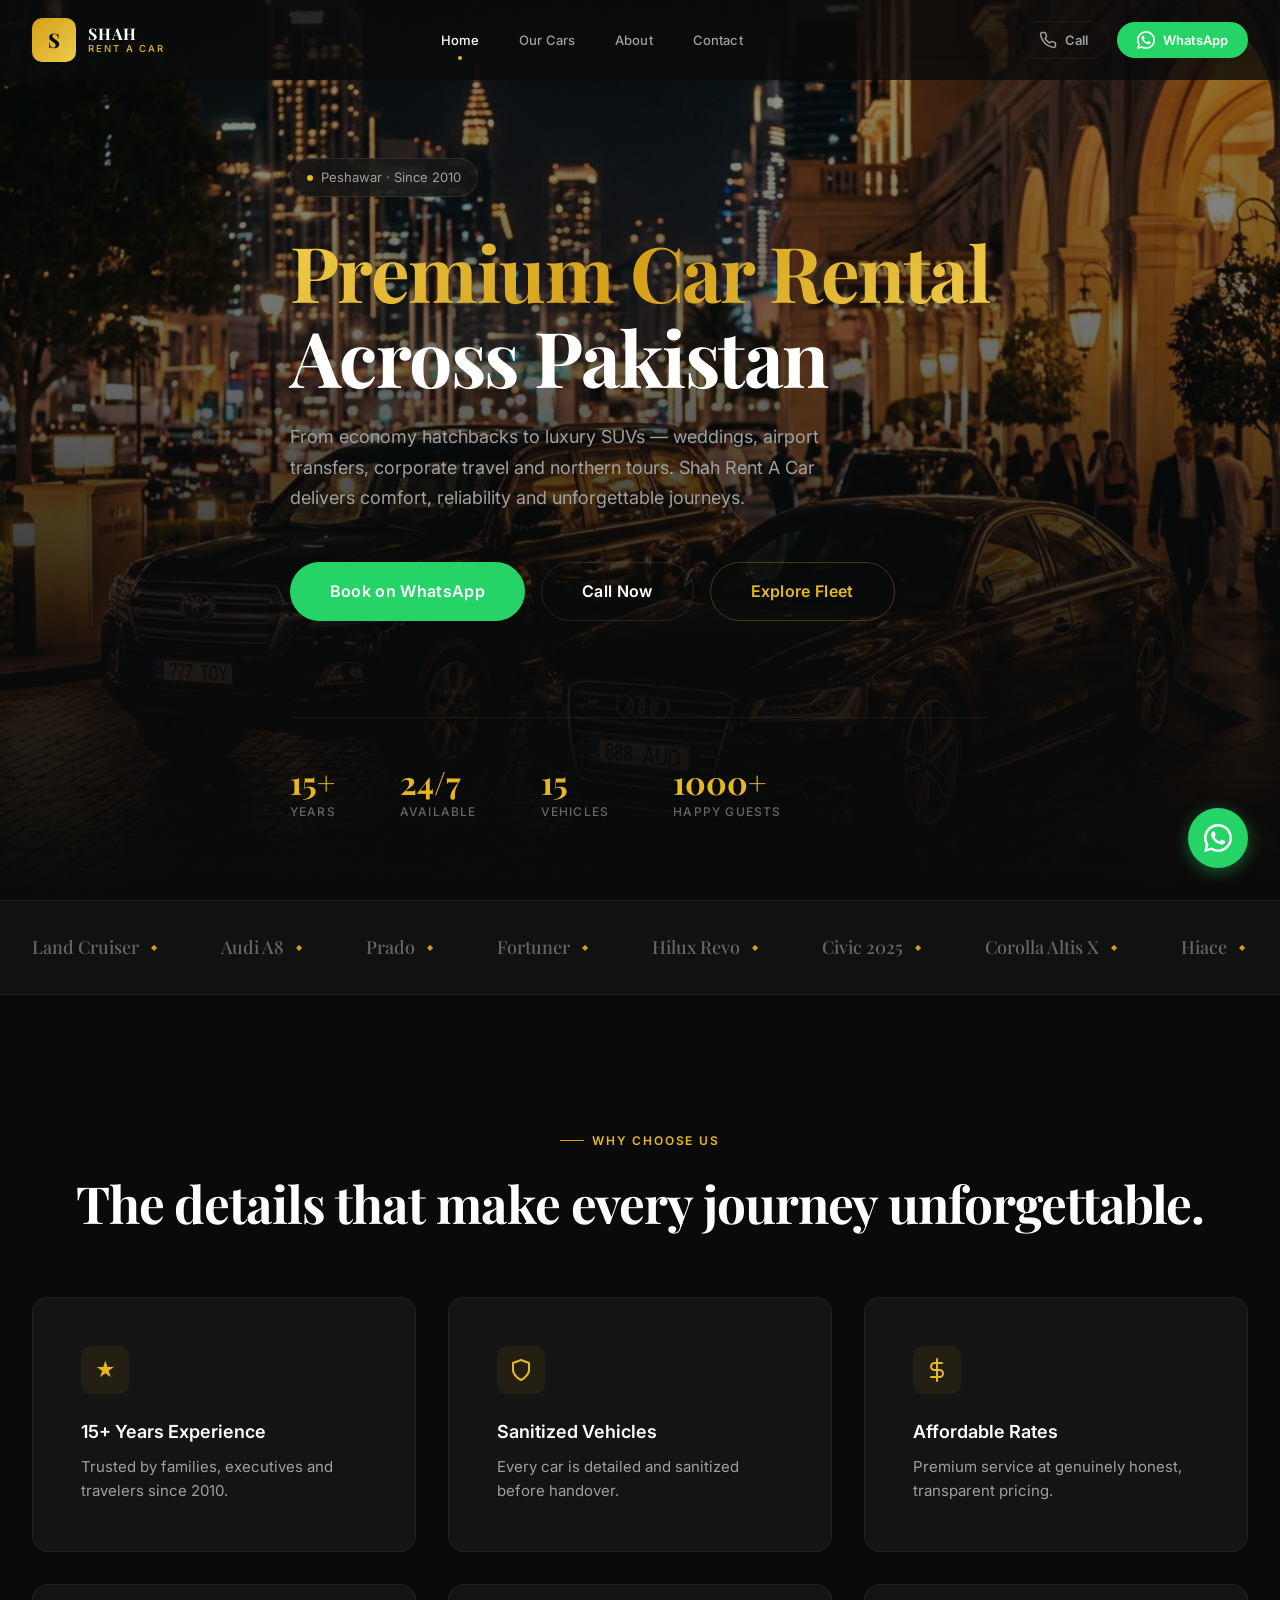
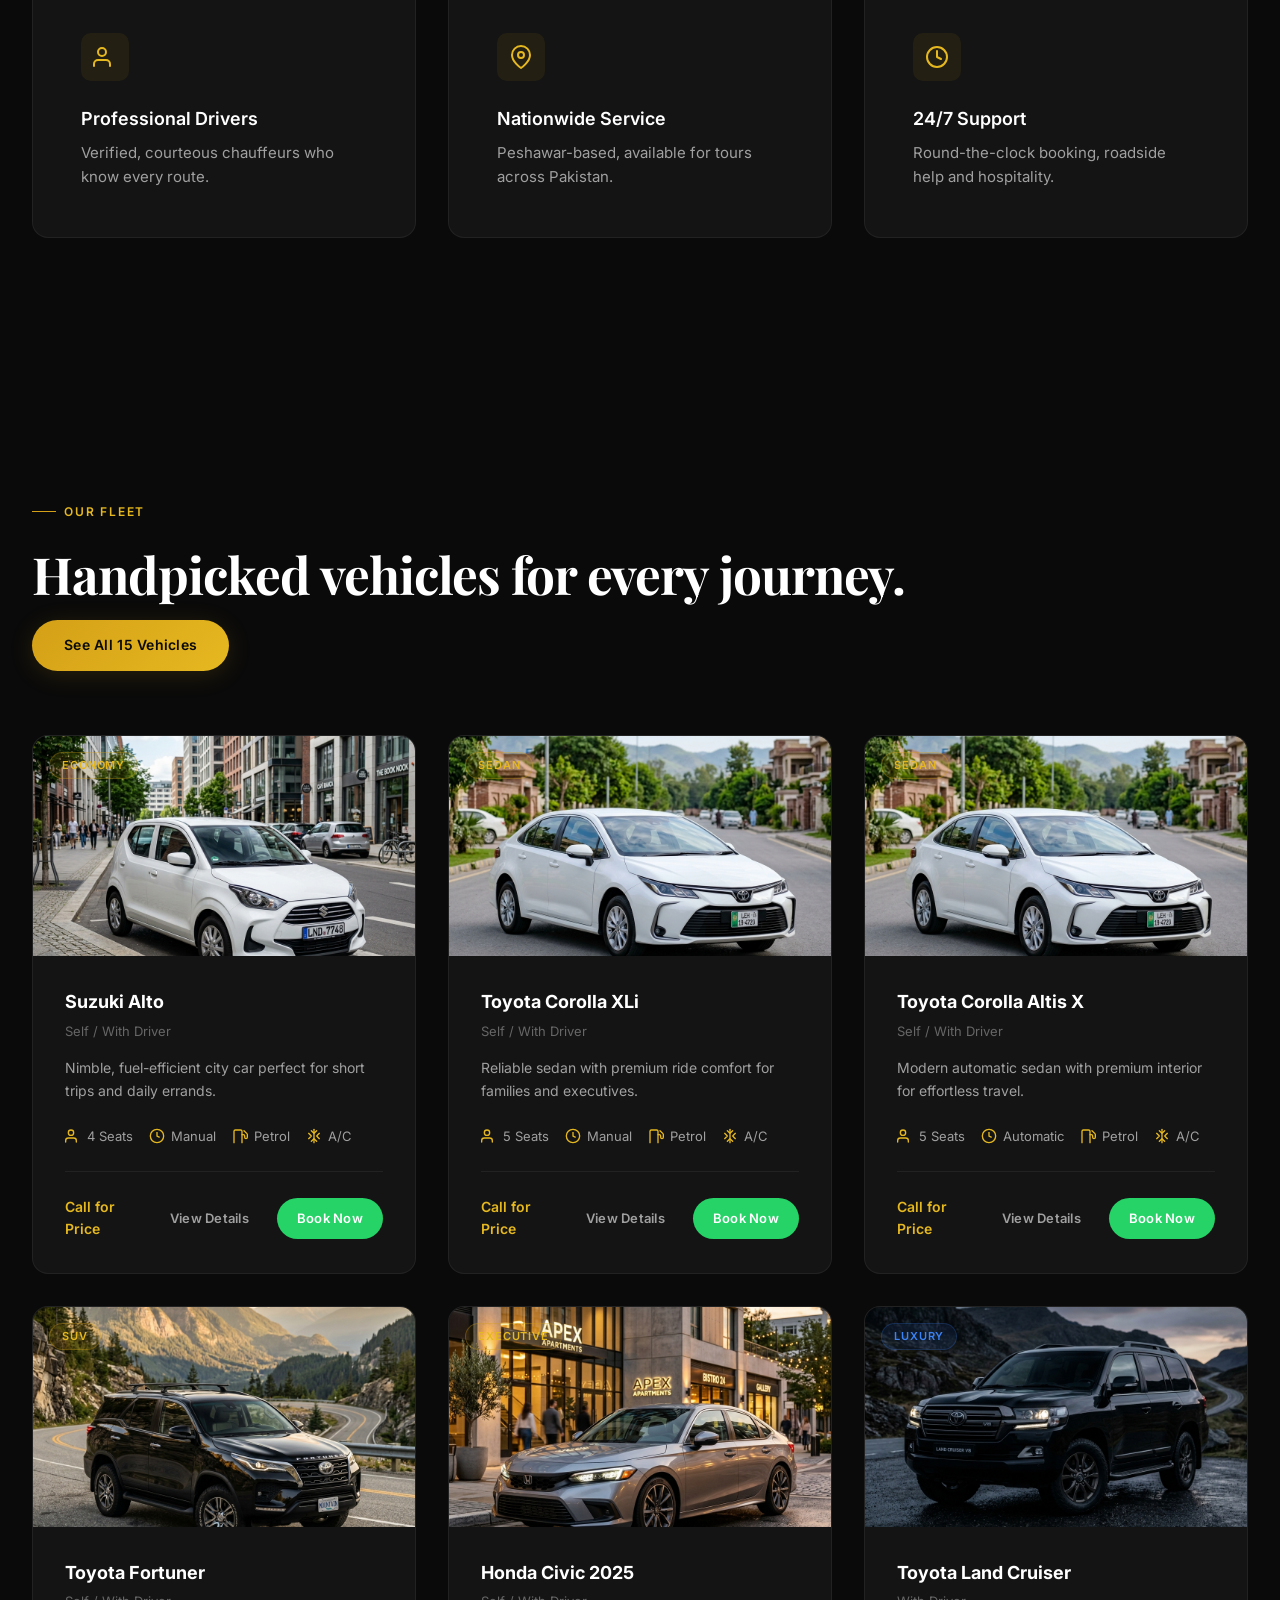
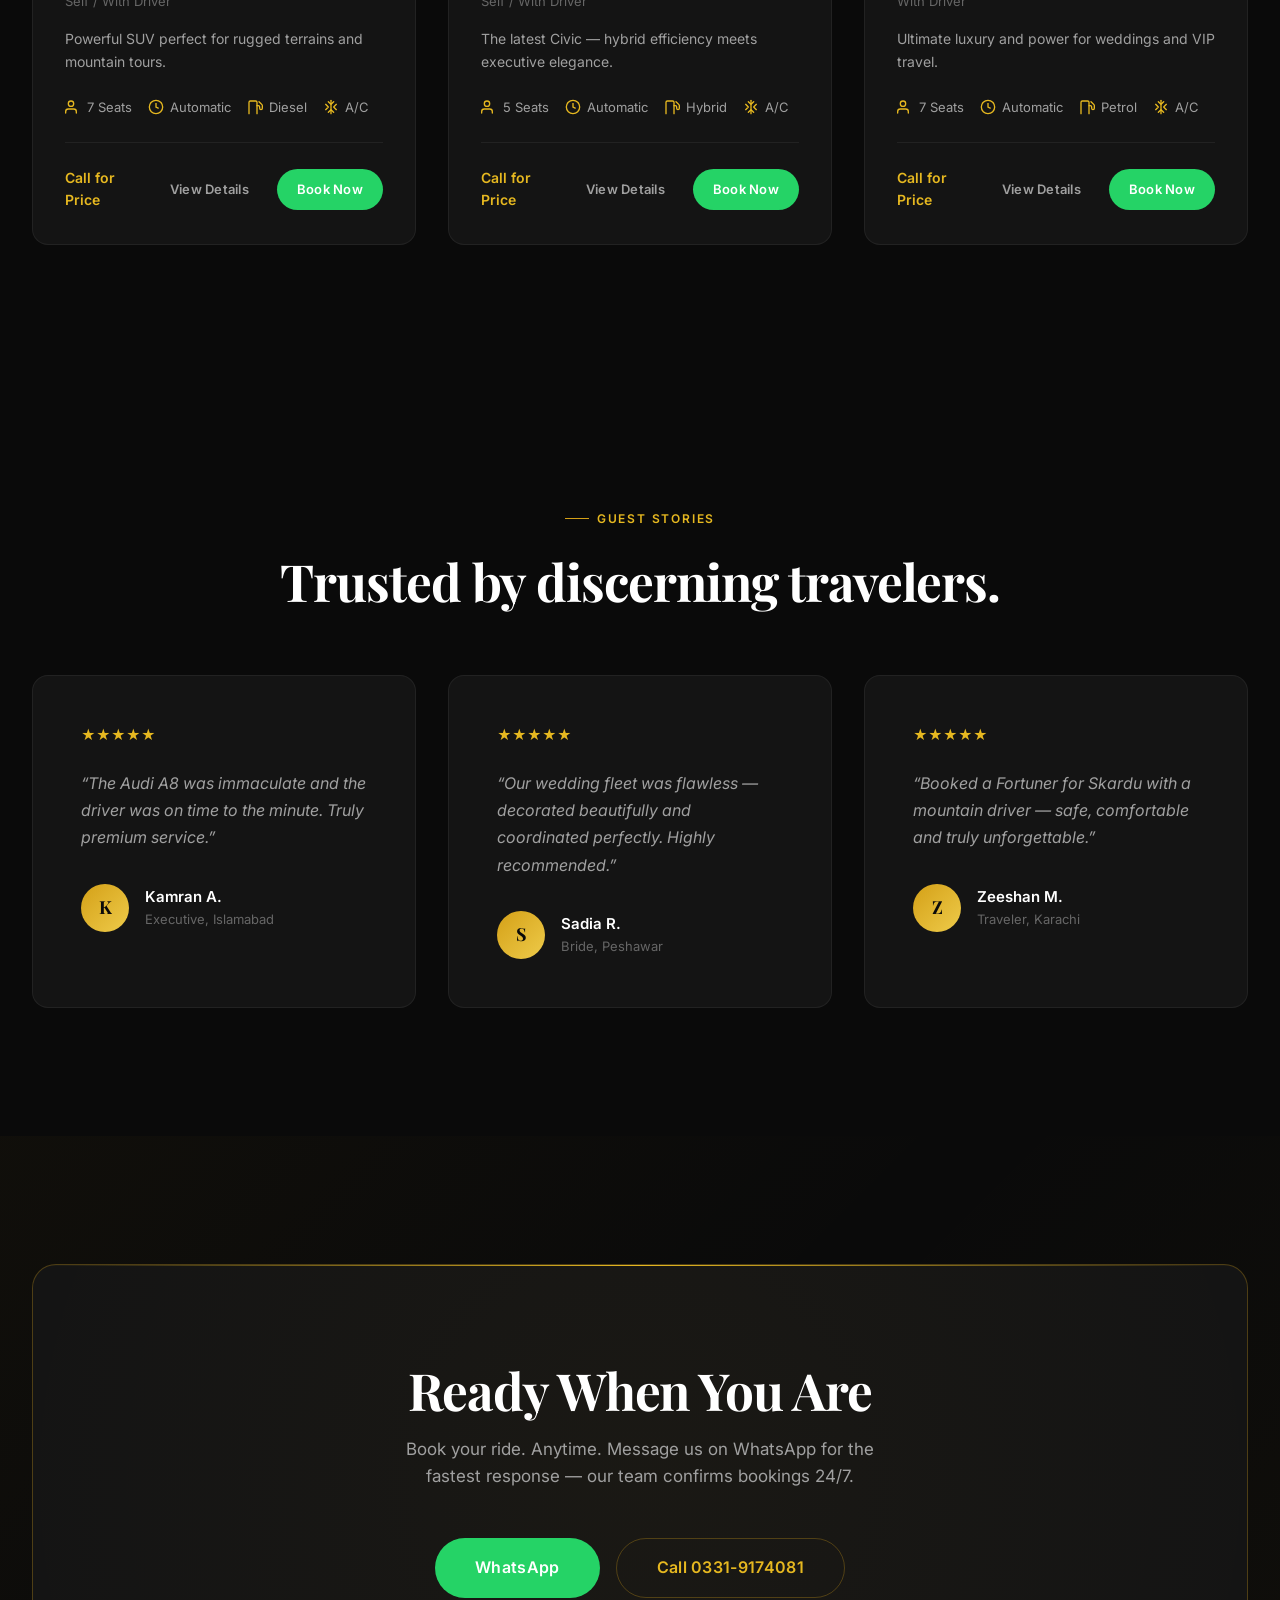
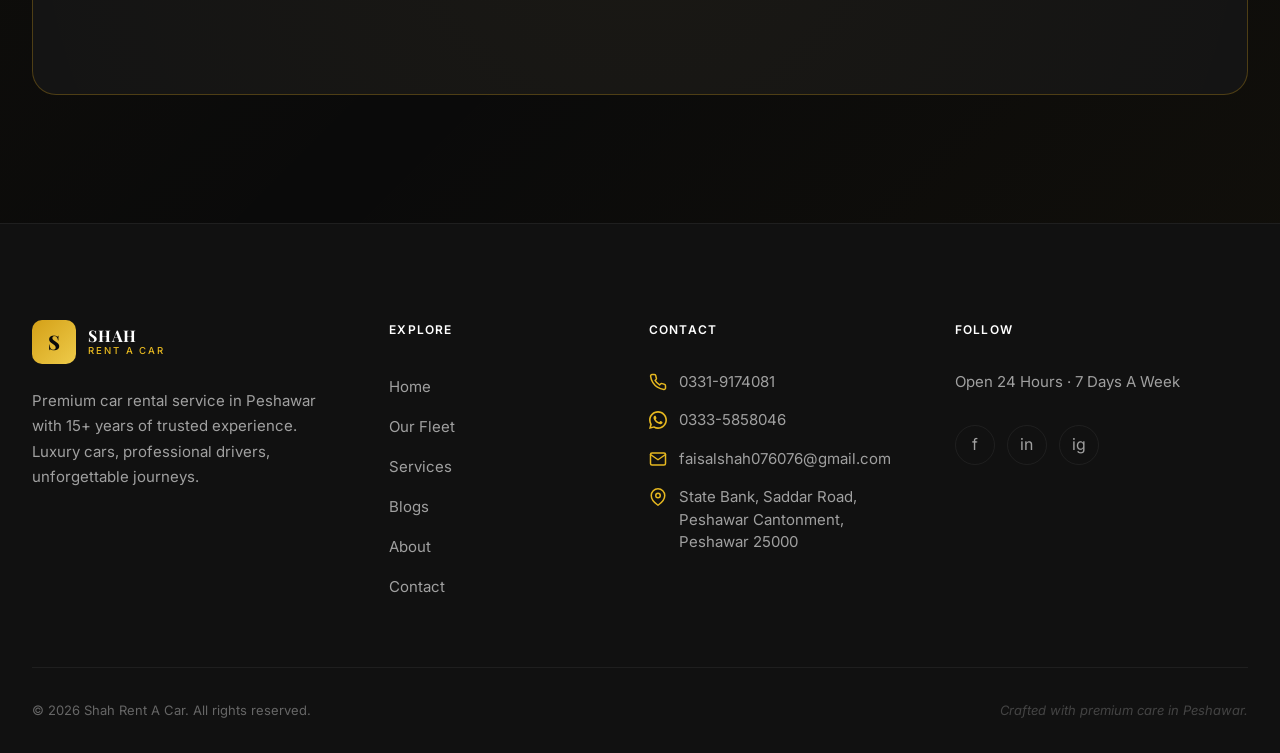
<file: index.html>
<!DOCTYPE html>
<html lang="en">
<head>
    <meta charset="UTF-8">
    <meta name="viewport" content="width=device-width, initial-scale=1.0">
    <title>Shah Rent A Car - Premium Car Rental in Peshawar</title>
    <link rel="stylesheet" href="css/style.css">
    <link rel="stylesheet" href="css/animations.css">
</head>
<body>
    <!-- Preloader -->
    <div class="preloader">
        <div class="preloader__logo">S</div>
        <div class="preloader__bar"><div class="preloader__bar-fill"></div></div>
    </div>

    <!-- Scroll Progress -->
    <div class="scroll-progress"></div>

    <!-- Header -->
    <header class="header">
        <div class="container header__inner">
            <a href="index.html" class="header__logo">
                <div class="logo__icon">S</div>
                <div class="logo__text">
                    <span class="logo__brand">SHAH</span>
                    <span class="logo__sub">Rent A Car</span>
                </div>
            </a>
            <nav class="header__nav">
                <a href="index.html" class="nav__link active">Home</a>
                <a href="fleet.html" class="nav__link">Our Cars</a>
                <a href="about.html" class="nav__link">About</a>
                <a href="contact.html" class="nav__link">Contact</a>
            </nav>
            <div class="header__actions">
                <a href="tel:+923319174081" class="header__cta header__cta--call">
                    <svg xmlns="http://www.w3.org/2000/svg" width="18" height="18" viewBox="0 0 24 24" fill="none" stroke="currentColor" stroke-width="2" stroke-linecap="round" stroke-linejoin="round"><path d="M22 16.92v3a2 2 0 0 1-2.18 2 19.79 19.79 0 0 1-8.63-3.07 19.5 19.5 0 0 1-6-6 19.79 19.79 0 0 1-3.07-8.67A2 2 0 0 1 4.11 2h3a2 2 0 0 1 2 1.72 12.84 12.84 0 0 0 .7 2.81 2 2 0 0 1-.45 2.11L8.09 9.91a16 16 0 0 0 6 6l1.27-1.27a2 2 0 0 1 2.11-.45 12.84 12.84 0 0 0 2.81.7A2 2 0 0 1 22 16.92z"></path></svg>
                    Call
                </a>
                <a href="https://wa.me/923335858046" class="header__cta header__cta--whatsapp">
                    <svg xmlns="http://www.w3.org/2000/svg" width="18" height="18" viewBox="0 0 24 24" fill="currentColor"><path d="M17.472 14.382c-.297-.149-1.758-.867-2.03-.967-.273-.099-.471-.148-.67.15-.197.297-.767.966-.94 1.164-.173.199-.347.223-.644.075-.297-.15-1.255-.463-2.39-1.475-.883-.788-1.48-1.761-1.653-2.059-.173-.297-.018-.458.13-.606.134-.133.298-.347.446-.52.149-.174.198-.298.298-.497.099-.198.05-.371-.025-.52-.075-.149-.669-1.612-.916-2.207-.242-.579-.487-.5-.669-.51-.173-.008-.371-.01-.57-.01-.198 0-.52.074-.792.372-.272.297-1.04 1.016-1.04 2.479 0 1.462 1.065 2.875 1.213 3.074.149.198 2.096 3.2 5.077 4.487.709.306 1.262.489 1.694.625.712.227 1.36.195 1.871.118.571-.085 1.758-.719 2.006-1.413.248-.694.248-1.289.173-1.413-.074-.124-.272-.198-.57-.347z"/><path d="M12 0C5.373 0 0 5.373 0 12c0 2.126.553 4.122 1.52 5.86L0 24l6.335-1.652A11.94 11.94 0 0 0 12 24c6.627 0 12-5.373 12-12S18.627 0 12 0zm0 21.82a9.83 9.83 0 0 1-5.018-1.373l-.36-.213-3.733.978.997-3.643-.235-.374A9.82 9.82 0 0 1 2.18 12c0-5.422 4.398-9.82 9.82-9.82 5.422 0 9.82 4.398 9.82 9.82 0 5.422-4.398 9.82-9.82 9.82z"/></svg>
                    WhatsApp
                </a>
            </div>
            <div class="menu-toggle">
                <span></span><span></span><span></span>
            </div>
        </div>
    </header>

    <!-- Hero Section -->
    <section class="hero">
        <div class="hero__bg">
            <img src="images/hero-bg.png" alt="Luxury cars at night">
        </div>
        <div class="container hero__content fade-in">
            <div class="hero__badge">
                <div class="hero__badge-dot"></div>
                Peshawar · Since 2010
            </div>
            <h1 class="heading-display hero__title"><span class="gradient-text">Premium Car Rental</span> Across Pakistan</h1>
            <p class="hero__description">From economy hatchbacks to luxury SUVs — weddings, airport transfers, corporate travel and northern tours. Shah Rent A Car delivers comfort, reliability and unforgettable journeys.</p>
            <div class="hero__actions">
                <a href="https://wa.me/923335858046" class="btn btn--whatsapp btn--lg">Book on WhatsApp</a>
                <a href="tel:+923319174081" class="btn btn--secondary btn--lg">Call Now</a>
                <a href="fleet.html" class="btn btn--outline-gold btn--lg">Explore Fleet</a>
            </div>
            <div class="hero__stats">
                <div class="stat"><div class="stat__value"><span data-count="15">0</span>+</div><div class="stat__label">Years</div></div>
                <div class="stat"><div class="stat__value">24/7</div><div class="stat__label">Available</div></div>
                <div class="stat"><div class="stat__value" data-count="15">0</div><div class="stat__label">Vehicles</div></div>
                <div class="stat"><div class="stat__value"><span data-count="1000">0</span>+</div><div class="stat__label">Happy Guests</div></div>
            </div>
        </div>
    </section>

    <!-- Marquee Section -->
    <section class="marquee-section">
        <div class="marquee">
            <div class="marquee__item">Land Cruiser <span class="marquee__diamond">◆</span></div>
            <div class="marquee__item">Audi A8 <span class="marquee__diamond">◆</span></div>
            <div class="marquee__item">Prado <span class="marquee__diamond">◆</span></div>
            <div class="marquee__item">Fortuner <span class="marquee__diamond">◆</span></div>
            <div class="marquee__item">Hilux Revo <span class="marquee__diamond">◆</span></div>
            <div class="marquee__item">Civic 2025 <span class="marquee__diamond">◆</span></div>
            <div class="marquee__item">Corolla Altis X <span class="marquee__diamond">◆</span></div>
            <div class="marquee__item">Hiace <span class="marquee__diamond">◆</span></div>
            <div class="marquee__item">Coaster <span class="marquee__diamond">◆</span></div>
            <div class="marquee__item">Yaris 2026 <span class="marquee__diamond">◆</span></div>
            <!-- Duplicate for seamless loop -->
            <div class="marquee__item">Land Cruiser <span class="marquee__diamond">◆</span></div>
            <div class="marquee__item">Audi A8 <span class="marquee__diamond">◆</span></div>
            <div class="marquee__item">Prado <span class="marquee__diamond">◆</span></div>
            <div class="marquee__item">Fortuner <span class="marquee__diamond">◆</span></div>
            <div class="marquee__item">Hilux Revo <span class="marquee__diamond">◆</span></div>
            <div class="marquee__item">Civic 2025 <span class="marquee__diamond">◆</span></div>
            <div class="marquee__item">Corolla Altis X <span class="marquee__diamond">◆</span></div>
            <div class="marquee__item">Hiace <span class="marquee__diamond">◆</span></div>
            <div class="marquee__item">Coaster <span class="marquee__diamond">◆</span></div>
            <div class="marquee__item">Yaris 2026 <span class="marquee__diamond">◆</span></div>
        </div>
    </section>

    <!-- Why Choose Us -->
    <section class="section">
        <div class="container">
            <div class="section-header section-header--center fade-in">
                <span class="section-label">Why Choose Us</span>
                <h2 class="heading-1 section-title">The details that make every journey unforgettable.</h2>
            </div>
            <div class="grid grid--features stagger">
                <div class="feature-card fade-in">
                    <div class="feature-card__icon">★</div>
                    <h3 class="feature-card__title">15+ Years Experience</h3>
                    <p class="feature-card__desc">Trusted by families, executives and travelers since 2010.</p>
                </div>
                <div class="feature-card fade-in">
                    <div class="feature-card__icon">
                        <svg xmlns="http://www.w3.org/2000/svg" width="24" height="24" viewBox="0 0 24 24" fill="none" stroke="currentColor" stroke-width="2" stroke-linecap="round" stroke-linejoin="round"><path d="M12 22s8-4 8-10V5l-8-3-8 3v7c0 6 8 10 8 10z"></path></svg>
                    </div>
                    <h3 class="feature-card__title">Sanitized Vehicles</h3>
                    <p class="feature-card__desc">Every car is detailed and sanitized before handover.</p>
                </div>
                <div class="feature-card fade-in">
                    <div class="feature-card__icon">
                        <svg xmlns="http://www.w3.org/2000/svg" width="24" height="24" viewBox="0 0 24 24" fill="none" stroke="currentColor" stroke-width="2" stroke-linecap="round" stroke-linejoin="round"><line x1="12" y1="1" x2="12" y2="23"></line><path d="M17 5H9.5a3.5 3.5 0 0 0 0 7h5a3.5 3.5 0 0 1 0 7H6"></path></svg>
                    </div>
                    <h3 class="feature-card__title">Affordable Rates</h3>
                    <p class="feature-card__desc">Premium service at genuinely honest, transparent pricing.</p>
                </div>
                <div class="feature-card fade-in">
                    <div class="feature-card__icon">
                        <svg xmlns="http://www.w3.org/2000/svg" width="24" height="24" viewBox="0 0 24 24" fill="none" stroke="currentColor" stroke-width="2" stroke-linecap="round" stroke-linejoin="round"><path d="M17 21v-2a4 4 0 0 0-4-4H5a4 4 0 0 0-4 4v2"></path><circle cx="9" cy="7" r="4"></circle></svg>
                    </div>
                    <h3 class="feature-card__title">Professional Drivers</h3>
                    <p class="feature-card__desc">Verified, courteous chauffeurs who know every route.</p>
                </div>
                <div class="feature-card fade-in">
                    <div class="feature-card__icon">
                        <svg xmlns="http://www.w3.org/2000/svg" width="24" height="24" viewBox="0 0 24 24" fill="none" stroke="currentColor" stroke-width="2" stroke-linecap="round" stroke-linejoin="round"><path d="M21 10c0 7-9 13-9 13s-9-6-9-13a9 9 0 0 1 18 0z"></path><circle cx="12" cy="10" r="3"></circle></svg>
                    </div>
                    <h3 class="feature-card__title">Nationwide Service</h3>
                    <p class="feature-card__desc">Peshawar-based, available for tours across Pakistan.</p>
                </div>
                <div class="feature-card fade-in">
                    <div class="feature-card__icon">
                        <svg xmlns="http://www.w3.org/2000/svg" width="24" height="24" viewBox="0 0 24 24" fill="none" stroke="currentColor" stroke-width="2" stroke-linecap="round" stroke-linejoin="round"><circle cx="12" cy="12" r="10"></circle><polyline points="12 6 12 12 16 14"></polyline></svg>
                    </div>
                    <h3 class="feature-card__title">24/7 Support</h3>
                    <p class="feature-card__desc">Round-the-clock booking, roadside help and hospitality.</p>
                </div>
            </div>
        </div>
    </section>


    <!-- Our Fleet -->
    <section class="section">
        <div class="container">
            <div class="section-header fade-in">
                <span class="section-label">Our Fleet</span>
                <h2 class="heading-1 section-title">Handpicked vehicles for every journey.</h2>
                <a href="fleet.html" class="btn btn--primary mt-4">See All 15 Vehicles</a>
            </div>
            <div class="grid grid--fleet stagger">
                <!-- Vehicle 1 -->
                <div class="vehicle-card fade-in">
                    <div class="vehicle-card__image">
                        <img src="images/suzuki-alto.png" alt="Suzuki Alto">
                        <div class="vehicle-card__badges">
                            <span class="badge">Economy</span>
                        </div>
                    </div>
                    <div class="vehicle-card__body">
                        <h3 class="vehicle-card__name">Suzuki Alto</h3>
                        <div class="vehicle-card__category">Self / With Driver</div>
                        <p class="vehicle-card__desc">Nimble, fuel-efficient city car perfect for short trips and daily errands.</p>
                        <div class="vehicle-card__specs">
                            <div class="vehicle-card__spec">
                                <svg xmlns="http://www.w3.org/2000/svg" width="16" height="16" viewBox="0 0 24 24" fill="none" stroke="currentColor" stroke-width="2" stroke-linecap="round" stroke-linejoin="round"><path d="M17 21v-2a4 4 0 0 0-4-4H5a4 4 0 0 0-4 4v2"></path><circle cx="9" cy="7" r="4"></circle></svg>
                                4 Seats
                            </div>
                            <div class="vehicle-card__spec">
                                <svg xmlns="http://www.w3.org/2000/svg" width="16" height="16" viewBox="0 0 24 24" fill="none" stroke="currentColor" stroke-width="2"><circle cx="12" cy="12" r="10"/><path d="M12 6v6l4 2"/></svg>
                                Manual
                            </div>
                            <div class="vehicle-card__spec">
                                <svg xmlns="http://www.w3.org/2000/svg" width="16" height="16" viewBox="0 0 24 24" fill="none" stroke="currentColor" stroke-width="2" stroke-linecap="round" stroke-linejoin="round"><path d="M3 22V5a2 2 0 0 1 2-2h8a2 2 0 0 1 2 2v17"/><path d="M15 10h2a2 2 0 0 1 2 2v2a2 2 0 0 0 2 2v0a2 2 0 0 0 2-2V9.83a2 2 0 0 0-.59-1.42L18 4"/></svg>
                                Petrol
                            </div>
                            <div class="vehicle-card__spec">
                                <svg xmlns="http://www.w3.org/2000/svg" width="16" height="16" viewBox="0 0 24 24" fill="none" stroke="currentColor" stroke-width="2" stroke-linecap="round" stroke-linejoin="round"><line x1="12" y1="2" x2="12" y2="22"/><path d="m20 16-4-4 4-4"/><path d="m4 8 4 4-4 4"/><path d="m16 4-4 4-4-4"/><path d="m8 20 4-4 4 4"/></svg>
                                A/C
                            </div>
                        </div>
                        <div class="vehicle-card__footer">
                            <a href="tel:+923319174081" class="vehicle-card__price">Call for Price</a>
                            <div class="vehicle-card__actions">
                                <a href="fleet.html" class="btn btn--ghost btn--sm">View Details</a>
                                <a href="https://wa.me/923335858046" class="btn btn--whatsapp btn--sm">Book Now</a>
                            </div>
                        </div>
                    </div>
                </div>

                <!-- Vehicle 2 -->
                <div class="vehicle-card fade-in">
                    <div class="vehicle-card__image">
                        <img src="images/toyota-corolla.png" alt="Toyota Corolla XLi">
                        <div class="vehicle-card__badges">
                            <span class="badge">Sedan</span>
                        </div>
                    </div>
                    <div class="vehicle-card__body">
                        <h3 class="vehicle-card__name">Toyota Corolla XLi</h3>
                        <div class="vehicle-card__category">Self / With Driver</div>
                        <p class="vehicle-card__desc">Reliable sedan with premium ride comfort for families and executives.</p>
                        <div class="vehicle-card__specs">
                            <div class="vehicle-card__spec">
                                <svg xmlns="http://www.w3.org/2000/svg" width="16" height="16" viewBox="0 0 24 24" fill="none" stroke="currentColor" stroke-width="2" stroke-linecap="round" stroke-linejoin="round"><path d="M17 21v-2a4 4 0 0 0-4-4H5a4 4 0 0 0-4 4v2"></path><circle cx="9" cy="7" r="4"></circle></svg>
                                5 Seats
                            </div>
                            <div class="vehicle-card__spec">
                                <svg xmlns="http://www.w3.org/2000/svg" width="16" height="16" viewBox="0 0 24 24" fill="none" stroke="currentColor" stroke-width="2"><circle cx="12" cy="12" r="10"/><path d="M12 6v6l4 2"/></svg>
                                Manual
                            </div>
                            <div class="vehicle-card__spec">
                                <svg xmlns="http://www.w3.org/2000/svg" width="16" height="16" viewBox="0 0 24 24" fill="none" stroke="currentColor" stroke-width="2" stroke-linecap="round" stroke-linejoin="round"><path d="M3 22V5a2 2 0 0 1 2-2h8a2 2 0 0 1 2 2v17"/><path d="M15 10h2a2 2 0 0 1 2 2v2a2 2 0 0 0 2 2v0a2 2 0 0 0 2-2V9.83a2 2 0 0 0-.59-1.42L18 4"/></svg>
                                Petrol
                            </div>
                            <div class="vehicle-card__spec">
                                <svg xmlns="http://www.w3.org/2000/svg" width="16" height="16" viewBox="0 0 24 24" fill="none" stroke="currentColor" stroke-width="2" stroke-linecap="round" stroke-linejoin="round"><line x1="12" y1="2" x2="12" y2="22"/><path d="m20 16-4-4 4-4"/><path d="m4 8 4 4-4 4"/><path d="m16 4-4 4-4-4"/><path d="m8 20 4-4 4 4"/></svg>
                                A/C
                            </div>
                        </div>
                        <div class="vehicle-card__footer">
                            <a href="tel:+923319174081" class="vehicle-card__price">Call for Price</a>
                            <div class="vehicle-card__actions">
                                <a href="fleet.html" class="btn btn--ghost btn--sm">View Details</a>
                                <a href="https://wa.me/923335858046" class="btn btn--whatsapp btn--sm">Book Now</a>
                            </div>
                        </div>
                    </div>
                </div>

                <!-- Vehicle 3 -->
                <div class="vehicle-card fade-in">
                    <div class="vehicle-card__image">
                        <img src="images/toyota-corolla.png" alt="Toyota Corolla Altis X">
                        <div class="vehicle-card__badges">
                            <span class="badge">Sedan</span>
                        </div>
                    </div>
                    <div class="vehicle-card__body">
                        <h3 class="vehicle-card__name">Toyota Corolla Altis X</h3>
                        <div class="vehicle-card__category">Self / With Driver</div>
                        <p class="vehicle-card__desc">Modern automatic sedan with premium interior for effortless travel.</p>
                        <div class="vehicle-card__specs">
                            <div class="vehicle-card__spec">
                                <svg xmlns="http://www.w3.org/2000/svg" width="16" height="16" viewBox="0 0 24 24" fill="none" stroke="currentColor" stroke-width="2" stroke-linecap="round" stroke-linejoin="round"><path d="M17 21v-2a4 4 0 0 0-4-4H5a4 4 0 0 0-4 4v2"></path><circle cx="9" cy="7" r="4"></circle></svg>
                                5 Seats
                            </div>
                            <div class="vehicle-card__spec">
                                <svg xmlns="http://www.w3.org/2000/svg" width="16" height="16" viewBox="0 0 24 24" fill="none" stroke="currentColor" stroke-width="2"><circle cx="12" cy="12" r="10"/><path d="M12 6v6l4 2"/></svg>
                                Automatic
                            </div>
                            <div class="vehicle-card__spec">
                                <svg xmlns="http://www.w3.org/2000/svg" width="16" height="16" viewBox="0 0 24 24" fill="none" stroke="currentColor" stroke-width="2" stroke-linecap="round" stroke-linejoin="round"><path d="M3 22V5a2 2 0 0 1 2-2h8a2 2 0 0 1 2 2v17"/><path d="M15 10h2a2 2 0 0 1 2 2v2a2 2 0 0 0 2 2v0a2 2 0 0 0 2-2V9.83a2 2 0 0 0-.59-1.42L18 4"/></svg>
                                Petrol
                            </div>
                            <div class="vehicle-card__spec">
                                <svg xmlns="http://www.w3.org/2000/svg" width="16" height="16" viewBox="0 0 24 24" fill="none" stroke="currentColor" stroke-width="2" stroke-linecap="round" stroke-linejoin="round"><line x1="12" y1="2" x2="12" y2="22"/><path d="m20 16-4-4 4-4"/><path d="m4 8 4 4-4 4"/><path d="m16 4-4 4-4-4"/><path d="m8 20 4-4 4 4"/></svg>
                                A/C
                            </div>
                        </div>
                        <div class="vehicle-card__footer">
                            <a href="tel:+923319174081" class="vehicle-card__price">Call for Price</a>
                            <div class="vehicle-card__actions">
                                <a href="fleet.html" class="btn btn--ghost btn--sm">View Details</a>
                                <a href="https://wa.me/923335858046" class="btn btn--whatsapp btn--sm">Book Now</a>
                            </div>
                        </div>
                    </div>
                </div>

                <!-- Vehicle 4 -->
                <div class="vehicle-card fade-in">
                    <div class="vehicle-card__image">
                        <img src="images/toyota-fortuner.png" alt="Toyota Fortuner">
                        <div class="vehicle-card__badges">
                            <span class="badge">SUV</span>
                        </div>
                    </div>
                    <div class="vehicle-card__body">
                        <h3 class="vehicle-card__name">Toyota Fortuner</h3>
                        <div class="vehicle-card__category">Self / With Driver</div>
                        <p class="vehicle-card__desc">Powerful SUV perfect for rugged terrains and mountain tours.</p>
                        <div class="vehicle-card__specs">
                            <div class="vehicle-card__spec">
                                <svg xmlns="http://www.w3.org/2000/svg" width="16" height="16" viewBox="0 0 24 24" fill="none" stroke="currentColor" stroke-width="2" stroke-linecap="round" stroke-linejoin="round"><path d="M17 21v-2a4 4 0 0 0-4-4H5a4 4 0 0 0-4 4v2"></path><circle cx="9" cy="7" r="4"></circle></svg>
                                7 Seats
                            </div>
                            <div class="vehicle-card__spec">
                                <svg xmlns="http://www.w3.org/2000/svg" width="16" height="16" viewBox="0 0 24 24" fill="none" stroke="currentColor" stroke-width="2"><circle cx="12" cy="12" r="10"/><path d="M12 6v6l4 2"/></svg>
                                Automatic
                            </div>
                            <div class="vehicle-card__spec">
                                <svg xmlns="http://www.w3.org/2000/svg" width="16" height="16" viewBox="0 0 24 24" fill="none" stroke="currentColor" stroke-width="2" stroke-linecap="round" stroke-linejoin="round"><path d="M3 22V5a2 2 0 0 1 2-2h8a2 2 0 0 1 2 2v17"/><path d="M15 10h2a2 2 0 0 1 2 2v2a2 2 0 0 0 2 2v0a2 2 0 0 0 2-2V9.83a2 2 0 0 0-.59-1.42L18 4"/></svg>
                                Diesel
                            </div>
                            <div class="vehicle-card__spec">
                                <svg xmlns="http://www.w3.org/2000/svg" width="16" height="16" viewBox="0 0 24 24" fill="none" stroke="currentColor" stroke-width="2" stroke-linecap="round" stroke-linejoin="round"><line x1="12" y1="2" x2="12" y2="22"/><path d="m20 16-4-4 4-4"/><path d="m4 8 4 4-4 4"/><path d="m16 4-4 4-4-4"/><path d="m8 20 4-4 4 4"/></svg>
                                A/C
                            </div>
                        </div>
                        <div class="vehicle-card__footer">
                            <a href="tel:+923319174081" class="vehicle-card__price">Call for Price</a>
                            <div class="vehicle-card__actions">
                                <a href="fleet.html" class="btn btn--ghost btn--sm">View Details</a>
                                <a href="https://wa.me/923335858046" class="btn btn--whatsapp btn--sm">Book Now</a>
                            </div>
                        </div>
                    </div>
                </div>

                <!-- Vehicle 5 -->
                <div class="vehicle-card fade-in">
                    <div class="vehicle-card__image">
                        <img src="images/honda-civic.png" alt="Honda Civic 2025">
                        <div class="vehicle-card__badges">
                            <span class="badge">Executive</span>
                        </div>
                    </div>
                    <div class="vehicle-card__body">
                        <h3 class="vehicle-card__name">Honda Civic 2025</h3>
                        <div class="vehicle-card__category">Self / With Driver</div>
                        <p class="vehicle-card__desc">The latest Civic — hybrid efficiency meets executive elegance.</p>
                        <div class="vehicle-card__specs">
                            <div class="vehicle-card__spec">
                                <svg xmlns="http://www.w3.org/2000/svg" width="16" height="16" viewBox="0 0 24 24" fill="none" stroke="currentColor" stroke-width="2" stroke-linecap="round" stroke-linejoin="round"><path d="M17 21v-2a4 4 0 0 0-4-4H5a4 4 0 0 0-4 4v2"></path><circle cx="9" cy="7" r="4"></circle></svg>
                                5 Seats
                            </div>
                            <div class="vehicle-card__spec">
                                <svg xmlns="http://www.w3.org/2000/svg" width="16" height="16" viewBox="0 0 24 24" fill="none" stroke="currentColor" stroke-width="2"><circle cx="12" cy="12" r="10"/><path d="M12 6v6l4 2"/></svg>
                                Automatic
                            </div>
                            <div class="vehicle-card__spec">
                                <svg xmlns="http://www.w3.org/2000/svg" width="16" height="16" viewBox="0 0 24 24" fill="none" stroke="currentColor" stroke-width="2" stroke-linecap="round" stroke-linejoin="round"><path d="M3 22V5a2 2 0 0 1 2-2h8a2 2 0 0 1 2 2v17"/><path d="M15 10h2a2 2 0 0 1 2 2v2a2 2 0 0 0 2 2v0a2 2 0 0 0 2-2V9.83a2 2 0 0 0-.59-1.42L18 4"/></svg>
                                Hybrid
                            </div>
                            <div class="vehicle-card__spec">
                                <svg xmlns="http://www.w3.org/2000/svg" width="16" height="16" viewBox="0 0 24 24" fill="none" stroke="currentColor" stroke-width="2" stroke-linecap="round" stroke-linejoin="round"><line x1="12" y1="2" x2="12" y2="22"/><path d="m20 16-4-4 4-4"/><path d="m4 8 4 4-4 4"/><path d="m16 4-4 4-4-4"/><path d="m8 20 4-4 4 4"/></svg>
                                A/C
                            </div>
                        </div>
                        <div class="vehicle-card__footer">
                            <a href="tel:+923319174081" class="vehicle-card__price">Call for Price</a>
                            <div class="vehicle-card__actions">
                                <a href="fleet.html" class="btn btn--ghost btn--sm">View Details</a>
                                <a href="https://wa.me/923335858046" class="btn btn--whatsapp btn--sm">Book Now</a>
                            </div>
                        </div>
                    </div>
                </div>

                <!-- Vehicle 6 -->
                <div class="vehicle-card fade-in">
                    <div class="vehicle-card__image">
                        <img src="images/toyota-land-cruiser.png" alt="Toyota Land Cruiser">
                        <div class="vehicle-card__badges">
                            <span class="badge badge--blue">Luxury</span>
                        </div>
                    </div>
                    <div class="vehicle-card__body">
                        <h3 class="vehicle-card__name">Toyota Land Cruiser</h3>
                        <div class="vehicle-card__category">With Driver</div>
                        <p class="vehicle-card__desc">Ultimate luxury and power for weddings and VIP travel.</p>
                        <div class="vehicle-card__specs">
                            <div class="vehicle-card__spec">
                                <svg xmlns="http://www.w3.org/2000/svg" width="16" height="16" viewBox="0 0 24 24" fill="none" stroke="currentColor" stroke-width="2" stroke-linecap="round" stroke-linejoin="round"><path d="M17 21v-2a4 4 0 0 0-4-4H5a4 4 0 0 0-4 4v2"></path><circle cx="9" cy="7" r="4"></circle></svg>
                                7 Seats
                            </div>
                            <div class="vehicle-card__spec">
                                <svg xmlns="http://www.w3.org/2000/svg" width="16" height="16" viewBox="0 0 24 24" fill="none" stroke="currentColor" stroke-width="2"><circle cx="12" cy="12" r="10"/><path d="M12 6v6l4 2"/></svg>
                                Automatic
                            </div>
                            <div class="vehicle-card__spec">
                                <svg xmlns="http://www.w3.org/2000/svg" width="16" height="16" viewBox="0 0 24 24" fill="none" stroke="currentColor" stroke-width="2" stroke-linecap="round" stroke-linejoin="round"><path d="M3 22V5a2 2 0 0 1 2-2h8a2 2 0 0 1 2 2v17"/><path d="M15 10h2a2 2 0 0 1 2 2v2a2 2 0 0 0 2 2v0a2 2 0 0 0 2-2V9.83a2 2 0 0 0-.59-1.42L18 4"/></svg>
                                Petrol
                            </div>
                            <div class="vehicle-card__spec">
                                <svg xmlns="http://www.w3.org/2000/svg" width="16" height="16" viewBox="0 0 24 24" fill="none" stroke="currentColor" stroke-width="2" stroke-linecap="round" stroke-linejoin="round"><line x1="12" y1="2" x2="12" y2="22"/><path d="m20 16-4-4 4-4"/><path d="m4 8 4 4-4 4"/><path d="m16 4-4 4-4-4"/><path d="m8 20 4-4 4 4"/></svg>
                                A/C
                            </div>
                        </div>
                        <div class="vehicle-card__footer">
                            <a href="tel:+923319174081" class="vehicle-card__price">Call for Price</a>
                            <div class="vehicle-card__actions">
                                <a href="fleet.html" class="btn btn--ghost btn--sm">View Details</a>
                                <a href="https://wa.me/923335858046" class="btn btn--whatsapp btn--sm">Book Now</a>
                            </div>
                        </div>
                    </div>
                </div>
            </div>
        </div>
    </section>

    <!-- Guest Stories -->
    <section class="section">
        <div class="container">
            <div class="section-header section-header--center fade-in">
                <span class="section-label">Guest Stories</span>
                <h2 class="heading-1 section-title">Trusted by discerning travelers.</h2>
            </div>
            <div class="grid grid--3 stagger">
                <div class="testimonial-card fade-in">
                    <div class="testimonial-card__stars">★★★★★</div>
                    <p class="testimonial-card__text">“The Audi A8 was immaculate and the driver was on time to the minute. Truly premium service.”</p>
                    <div class="testimonial-card__author">
                        <div class="testimonial-card__avatar">K</div>
                        <div>
                            <div class="testimonial-card__name">Kamran A.</div>
                            <div class="testimonial-card__role">Executive, Islamabad</div>
                        </div>
                    </div>
                </div>
                <div class="testimonial-card fade-in">
                    <div class="testimonial-card__stars">★★★★★</div>
                    <p class="testimonial-card__text">“Our wedding fleet was flawless — decorated beautifully and coordinated perfectly. Highly recommended.”</p>
                    <div class="testimonial-card__author">
                        <div class="testimonial-card__avatar">S</div>
                        <div>
                            <div class="testimonial-card__name">Sadia R.</div>
                            <div class="testimonial-card__role">Bride, Peshawar</div>
                        </div>
                    </div>
                </div>
                <div class="testimonial-card fade-in">
                    <div class="testimonial-card__stars">★★★★★</div>
                    <p class="testimonial-card__text">“Booked a Fortuner for Skardu with a mountain driver — safe, comfortable and truly unforgettable.”</p>
                    <div class="testimonial-card__author">
                        <div class="testimonial-card__avatar">Z</div>
                        <div>
                            <div class="testimonial-card__name">Zeeshan M.</div>
                            <div class="testimonial-card__role">Traveler, Karachi</div>
                        </div>
                    </div>
                </div>
            </div>
        </div>
    </section>

    <!-- CTA Section -->
    <section class="cta-section">
        <div class="container">
            <div class="cta-box fade-in">
                <h2 class="heading-1 cta-box__title">Ready When You Are</h2>
                <p class="cta-box__desc">Book your ride. Anytime. Message us on WhatsApp for the fastest response — our team confirms bookings 24/7.</p>
                <div class="btn-group">
                    <a href="https://wa.me/923335858046" class="btn btn--whatsapp btn--lg">WhatsApp</a>
                    <a href="tel:+923319174081" class="btn btn--outline-gold btn--lg">Call 0331-9174081</a>
                </div>
            </div>
        </div>
    </section>

    <!-- Footer -->
    <footer class="footer">
        <div class="container">
            <div class="footer__grid">
                <div>
                    <a href="index.html" class="header__logo">
                        <div class="logo__icon">S</div>
                        <div class="logo__text">
                            <span class="logo__brand">SHAH</span>
                            <span class="logo__sub">Rent A Car</span>
                        </div>
                    </a>
                    <p class="footer__brand-desc">Premium car rental service in Peshawar with 15+ years of trusted experience. Luxury cars, professional drivers, unforgettable journeys.</p>
                </div>
                <div>
                    <h4 class="footer__heading">Explore</h4>
                    <div class="footer__links">
                        <a href="index.html" class="footer__link">Home</a>
                        <a href="fleet.html" class="footer__link">Our Fleet</a>
                        <a href="services.html" class="footer__link">Services</a>
                        <a href="blogs.html" class="footer__link">Blogs</a>
                        <a href="about.html" class="footer__link">About</a>
                        <a href="contact.html" class="footer__link">Contact</a>
                    </div>
                </div>
                <div>
                    <h4 class="footer__heading">Contact</h4>
                    <div class="footer__contact-item">
                        <svg xmlns="http://www.w3.org/2000/svg" width="18" height="18" viewBox="0 0 24 24" fill="none" stroke="currentColor" stroke-width="2" stroke-linecap="round" stroke-linejoin="round"><path d="M22 16.92v3a2 2 0 0 1-2.18 2 19.79 19.79 0 0 1-8.63-3.07 19.5 19.5 0 0 1-6-6 19.79 19.79 0 0 1-3.07-8.67A2 2 0 0 1 4.11 2h3a2 2 0 0 1 2 1.72 12.84 12.84 0 0 0 .7 2.81 2 2 0 0 1-.45 2.11L8.09 9.91a16 16 0 0 0 6 6l1.27-1.27a2 2 0 0 1 2.11-.45 12.84 12.84 0 0 0 2.81.7A2 2 0 0 1 22 16.92z"></path></svg>
                        <a href="tel:+923319174081">0331-9174081</a>
                    </div>
                    <div class="footer__contact-item">
                        <svg xmlns="http://www.w3.org/2000/svg" width="18" height="18" viewBox="0 0 24 24" fill="currentColor"><path d="M17.472 14.382c-.297-.149-1.758-.867-2.03-.967-.273-.099-.471-.148-.67.15-.197.297-.767.966-.94 1.164-.173.199-.347.223-.644.075-.297-.15-1.255-.463-2.39-1.475-.883-.788-1.48-1.761-1.653-2.059-.173-.297-.018-.458.13-.606.134-.133.298-.347.446-.52.149-.174.198-.298.298-.497.099-.198.05-.371-.025-.52-.075-.149-.669-1.612-.916-2.207-.242-.579-.487-.5-.669-.51-.173-.008-.371-.01-.57-.01-.198 0-.52.074-.792.372-.272.297-1.04 1.016-1.04 2.479 0 1.462 1.065 2.875 1.213 3.074.149.198 2.096 3.2 5.077 4.487.709.306 1.262.489 1.694.625.712.227 1.36.195 1.871.118.571-.085 1.758-.719 2.006-1.413.248-.694.248-1.289.173-1.413-.074-.124-.272-.198-.57-.347z"/><path d="M12 0C5.373 0 0 5.373 0 12c0 2.126.553 4.122 1.52 5.86L0 24l6.335-1.652A11.94 11.94 0 0 0 12 24c6.627 0 12-5.373 12-12S18.627 0 12 0zm0 21.82a9.83 9.83 0 0 1-5.018-1.373l-.36-.213-3.733.978.997-3.643-.235-.374A9.82 9.82 0 0 1 2.18 12c0-5.422 4.398-9.82 9.82-9.82 5.422 0 9.82 4.398 9.82 9.82 0 5.422-4.398 9.82-9.82 9.82z"/></svg>
                        <a href="https://wa.me/923335858046">0333-5858046</a>
                    </div>
                    <div class="footer__contact-item">
                        <svg xmlns="http://www.w3.org/2000/svg" width="18" height="18" viewBox="0 0 24 24" fill="none" stroke="currentColor" stroke-width="2" stroke-linecap="round" stroke-linejoin="round"><path d="M4 4h16c1.1 0 2 .9 2 2v12c0 1.1-.9 2-2 2H4c-1.1 0-2-.9-2-2V6c0-1.1.9-2 2-2z"></path><polyline points="22,6 12,13 2,6"></polyline></svg>
                        <a href="mailto:faisalshah076076@gmail.com">faisalshah076076@gmail.com</a>
                    </div>
                    <div class="footer__contact-item">
                        <svg xmlns="http://www.w3.org/2000/svg" width="18" height="18" viewBox="0 0 24 24" fill="none" stroke="currentColor" stroke-width="2" stroke-linecap="round" stroke-linejoin="round"><path d="M21 10c0 7-9 13-9 13s-9-6-9-13a9 9 0 0 1 18 0z"></path><circle cx="12" cy="10" r="3"></circle></svg>
                        <span>State Bank, Saddar Road, Peshawar Cantonment, Peshawar 25000</span>
                    </div>
                </div>
                <div>
                    <h4 class="footer__heading">Follow</h4>
                    <p class="footer__contact-item">Open 24 Hours · 7 Days A Week</p>
                    <div class="footer__social">
                        <a href="#" class="footer__social-link">f</a>
                        <a href="#" class="footer__social-link">in</a>
                        <a href="#" class="footer__social-link">ig</a>
                    </div>
                </div>
            </div>
            <div class="footer__bottom">
                <div class="footer__copy">© 2026 Shah Rent A Car. All rights reserved.</div>
                <div class="footer__bottom-tagline">Crafted with premium care in Peshawar.</div>
            </div>
        </div>
    </footer>

    <!-- Floating WhatsApp -->
    <a href="https://wa.me/923335858046" class="floating-whatsapp" aria-label="Chat on WhatsApp">
        <svg xmlns="http://www.w3.org/2000/svg" width="28" height="28" viewBox="0 0 24 24" fill="currentColor"><path d="M17.472 14.382c-.297-.149-1.758-.867-2.03-.967-.273-.099-.471-.148-.67.15-.197.297-.767.966-.94 1.164-.173.199-.347.223-.644.075-.297-.15-1.255-.463-2.39-1.475-.883-.788-1.48-1.761-1.653-2.059-.173-.297-.018-.458.13-.606.134-.133.298-.347.446-.52.149-.174.198-.298.298-.497.099-.198.05-.371-.025-.52-.075-.149-.669-1.612-.916-2.207-.242-.579-.487-.5-.669-.51-.173-.008-.371-.01-.57-.01-.198 0-.52.074-.792.372-.272.297-1.04 1.016-1.04 2.479 0 1.462 1.065 2.875 1.213 3.074.149.198 2.096 3.2 5.077 4.487.709.306 1.262.489 1.694.625.712.227 1.36.195 1.871.118.571-.085 1.758-.719 2.006-1.413.248-.694.248-1.289.173-1.413-.074-.124-.272-.198-.57-.347z"/><path d="M12 0C5.373 0 0 5.373 0 12c0 2.126.553 4.122 1.52 5.86L0 24l6.335-1.652A11.94 11.94 0 0 0 12 24c6.627 0 12-5.373 12-12S18.627 0 12 0zm0 21.82a9.83 9.83 0 0 1-5.018-1.373l-.36-.213-3.733.978.997-3.643-.235-.374A9.82 9.82 0 0 1 2.18 12c0-5.422 4.398-9.82 9.82-9.82 5.422 0 9.82 4.398 9.82 9.82 0 5.422-4.398 9.82-9.82 9.82z"/></svg>
    </a>

    <script src="js/main.js"></script>
</body>
</html>
</file>
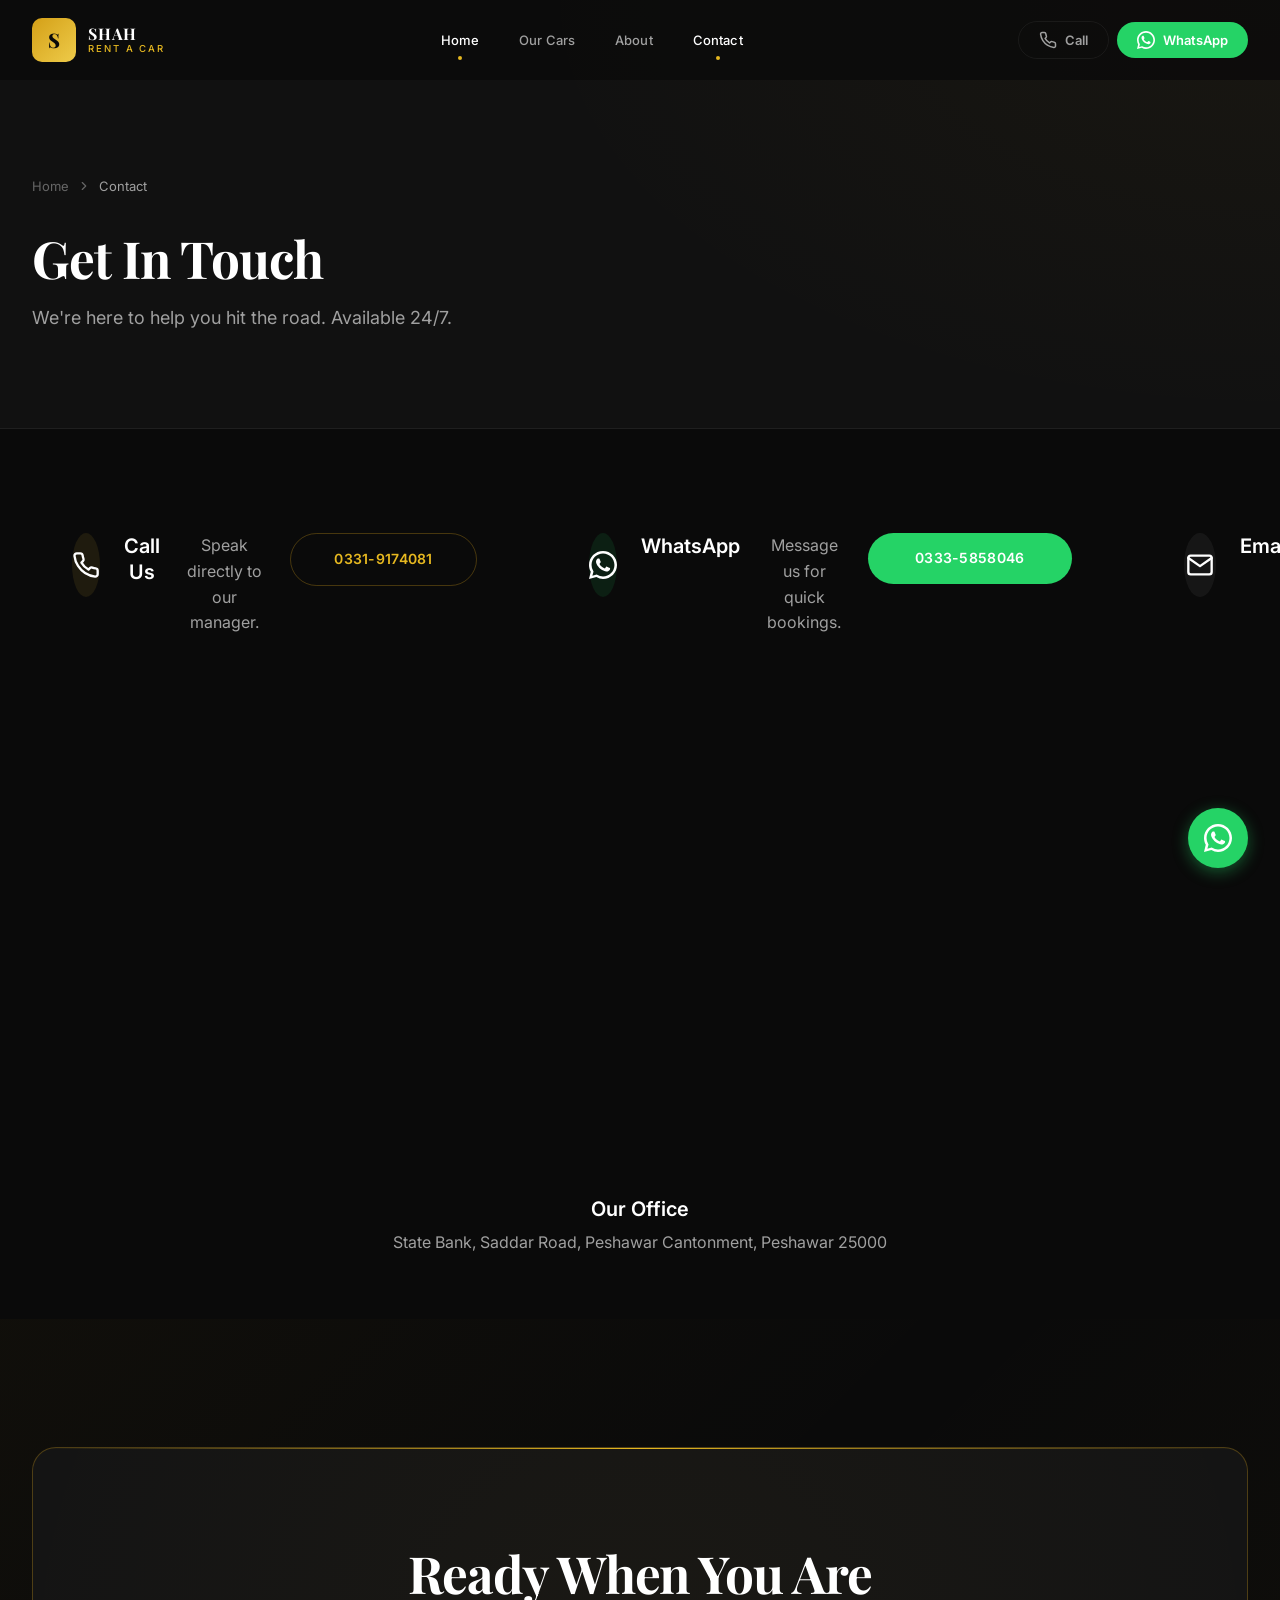
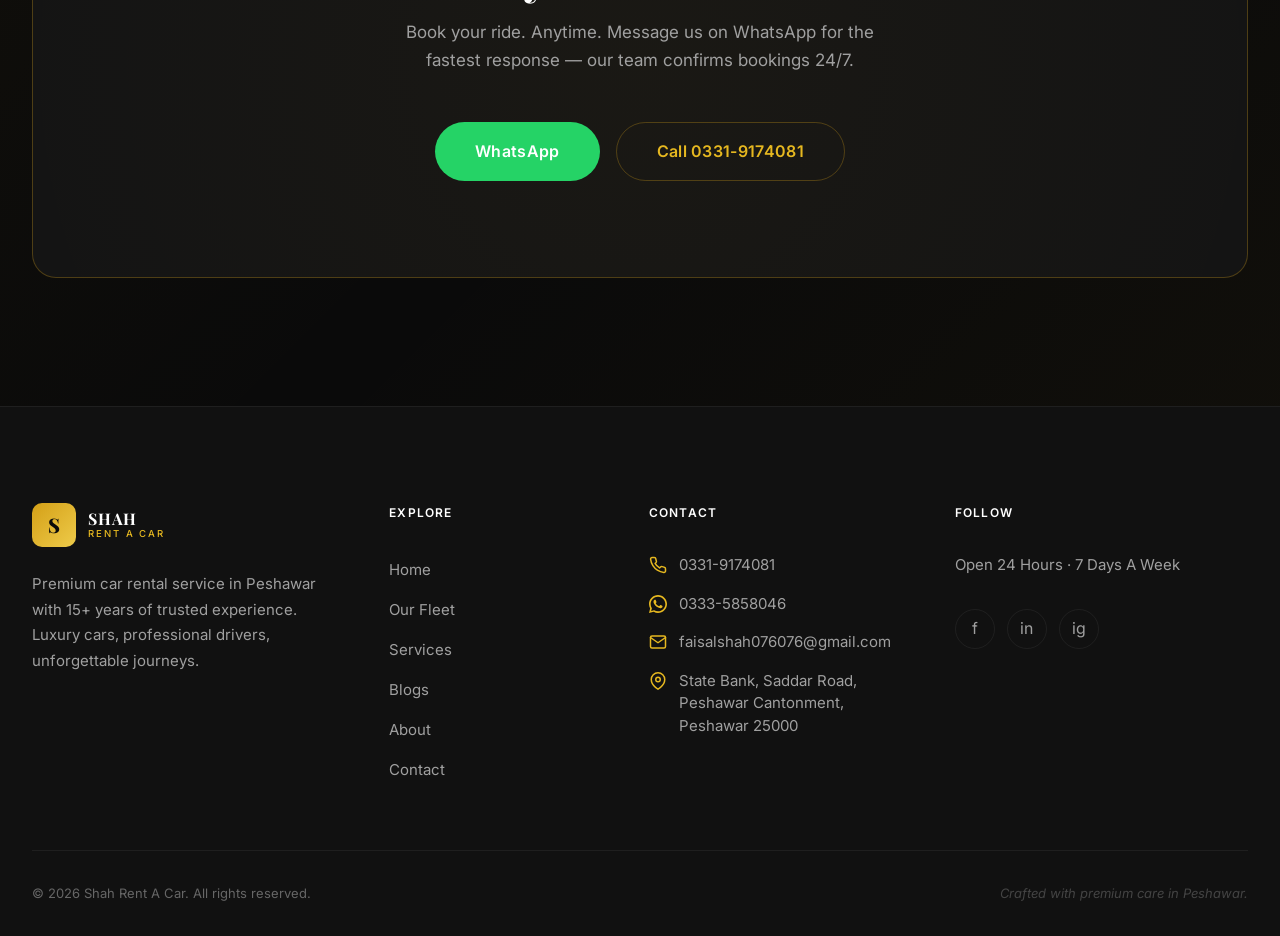
<file: contact.html>
<!DOCTYPE html>
<html lang="en">
<head>
    <meta charset="UTF-8">
    <meta name="viewport" content="width=device-width, initial-scale=1.0">
    <title>Contact Us - Shah Rent A Car</title>
    <link rel="stylesheet" href="css/style.css">
    <link rel="stylesheet" href="css/animations.css">
</head>
<body>
    <!-- Preloader -->
    <div class="preloader">
        <div class="preloader__logo">S</div>
        <div class="preloader__bar"><div class="preloader__bar-fill"></div></div>
    </div>

    <!-- Scroll Progress -->
    <div class="scroll-progress"></div>

    <!-- Header -->
    <header class="header">
        <div class="container header__inner">
            <a href="index.html" class="header__logo">
                <div class="logo__icon">S</div>
                <div class="logo__text">
                    <span class="logo__brand">SHAH</span>
                    <span class="logo__sub">Rent A Car</span>
                </div>
            </a>
            <nav class="header__nav">
                <a href="index.html" class="nav__link active">Home</a>
                <a href="fleet.html" class="nav__link">Our Cars</a>
                <a href="about.html" class="nav__link">About</a>
                <a href="contact.html" class="nav__link">Contact</a>
            </nav>
            <div class="header__actions">
                <a href="tel:+923319174081" class="header__cta header__cta--call">
                    <svg xmlns="http://www.w3.org/2000/svg" width="18" height="18" viewBox="0 0 24 24" fill="none" stroke="currentColor" stroke-width="2" stroke-linecap="round" stroke-linejoin="round"><path d="M22 16.92v3a2 2 0 0 1-2.18 2 19.79 19.79 0 0 1-8.63-3.07 19.5 19.5 0 0 1-6-6 19.79 19.79 0 0 1-3.07-8.67A2 2 0 0 1 4.11 2h3a2 2 0 0 1 2 1.72 12.84 12.84 0 0 0 .7 2.81 2 2 0 0 1-.45 2.11L8.09 9.91a16 16 0 0 0 6 6l1.27-1.27a2 2 0 0 1 2.11-.45 12.84 12.84 0 0 0 2.81.7A2 2 0 0 1 22 16.92z"></path></svg>
                    Call
                </a>
                <a href="https://wa.me/923335858046" class="header__cta header__cta--whatsapp">
                    <svg xmlns="http://www.w3.org/2000/svg" width="18" height="18" viewBox="0 0 24 24" fill="currentColor"><path d="M17.472 14.382c-.297-.149-1.758-.867-2.03-.967-.273-.099-.471-.148-.67.15-.197.297-.767.966-.94 1.164-.173.199-.347.223-.644.075-.297-.15-1.255-.463-2.39-1.475-.883-.788-1.48-1.761-1.653-2.059-.173-.297-.018-.458.13-.606.134-.133.298-.347.446-.52.149-.174.198-.298.298-.497.099-.198.05-.371-.025-.52-.075-.149-.669-1.612-.916-2.207-.242-.579-.487-.5-.669-.51-.173-.008-.371-.01-.57-.01-.198 0-.52.074-.792.372-.272.297-1.04 1.016-1.04 2.479 0 1.462 1.065 2.875 1.213 3.074.149.198 2.096 3.2 5.077 4.487.709.306 1.262.489 1.694.625.712.227 1.36.195 1.871.118.571-.085 1.758-.719 2.006-1.413.248-.694.248-1.289.173-1.413-.074-.124-.272-.198-.57-.347z"/><path d="M12 0C5.373 0 0 5.373 0 12c0 2.126.553 4.122 1.52 5.86L0 24l6.335-1.652A11.94 11.94 0 0 0 12 24c6.627 0 12-5.373 12-12S18.627 0 12 0zm0 21.82a9.83 9.83 0 0 1-5.018-1.373l-.36-.213-3.733.978.997-3.643-.235-.374A9.82 9.82 0 0 1 2.18 12c0-5.422 4.398-9.82 9.82-9.82 5.422 0 9.82 4.398 9.82 9.82 0 5.422-4.398 9.82-9.82 9.82z"/></svg>
                    WhatsApp
                </a>
            </div>
            <div class="menu-toggle">
                <span></span><span></span><span></span>
            </div>
        </div>
    </header>

    <!-- Page Hero -->
    <div class="page-hero">
        <div class="container fade-in">
            <div class="page-hero__breadcrumb">
                <a href="index.html">Home</a>
                <svg xmlns="http://www.w3.org/2000/svg" width="14" height="14" viewBox="0 0 24 24" fill="none" stroke="currentColor" stroke-width="2" stroke-linecap="round" stroke-linejoin="round"><polyline points="9 18 15 12 9 6"></polyline></svg>
                <span>Contact</span>
            </div>
            <h1 class="heading-1 page-hero__title">Get In Touch</h1>
            <p class="page-hero__subtitle">We're here to help you hit the road. Available 24/7.</p>
        </div>
    </div>

    <!-- Contact Details -->
    <section class="section section--sm">
        <div class="container">
            <div class="grid grid--3 stagger" style="margin-bottom: 4rem;">
                <div class="contact-card fade-in" style="background: var(--surface-light); padding: 2.5rem; border-radius: 12px; border: 1px solid var(--border-color); text-align: center;">
                    <div style="width: 64px; height: 64px; border-radius: 50%; background: rgba(212, 175, 55, 0.1); color: var(--gold); display: flex; align-items: center; justify-content: center; margin: 0 auto 1.5rem;">
                        <svg xmlns="http://www.w3.org/2000/svg" width="28" height="28" viewBox="0 0 24 24" fill="none" stroke="currentColor" stroke-width="2" stroke-linecap="round" stroke-linejoin="round"><path d="M22 16.92v3a2 2 0 0 1-2.18 2 19.79 19.79 0 0 1-8.63-3.07 19.5 19.5 0 0 1-6-6 19.79 19.79 0 0 1-3.07-8.67A2 2 0 0 1 4.11 2h3a2 2 0 0 1 2 1.72 12.84 12.84 0 0 0 .7 2.81 2 2 0 0 1-.45 2.11L8.09 9.91a16 16 0 0 0 6 6l1.27-1.27a2 2 0 0 1 2.11-.45 12.84 12.84 0 0 0 2.81.7A2 2 0 0 1 22 16.92z"></path></svg>
                    </div>
                    <h3 class="heading-3" style="margin-bottom: 0.5rem;">Call Us</h3>
                    <p style="color: var(--text-secondary); margin-bottom: 1.5rem;">Speak directly to our manager.</p>
                    <a href="tel:+923319174081" class="btn btn--outline-gold" style="width: 100%;">0331-9174081</a>
                </div>

                <div class="contact-card fade-in" style="background: var(--surface-light); padding: 2.5rem; border-radius: 12px; border: 1px solid var(--border-color); text-align: center;">
                    <div style="width: 64px; height: 64px; border-radius: 50%; background: rgba(37, 211, 102, 0.1); color: var(--whatsapp); display: flex; align-items: center; justify-content: center; margin: 0 auto 1.5rem;">
                        <svg xmlns="http://www.w3.org/2000/svg" width="28" height="28" viewBox="0 0 24 24" fill="currentColor"><path d="M17.472 14.382c-.297-.149-1.758-.867-2.03-.967-.273-.099-.471-.148-.67.15-.197.297-.767.966-.94 1.164-.173.199-.347.223-.644.075-.297-.15-1.255-.463-2.39-1.475-.883-.788-1.48-1.761-1.653-2.059-.173-.297-.018-.458.13-.606.134-.133.298-.347.446-.52.149-.174.198-.298.298-.497.099-.198.05-.371-.025-.52-.075-.149-.669-1.612-.916-2.207-.242-.579-.487-.5-.669-.51-.173-.008-.371-.01-.57-.01-.198 0-.52.074-.792.372-.272.297-1.04 1.016-1.04 2.479 0 1.462 1.065 2.875 1.213 3.074.149.198 2.096 3.2 5.077 4.487.709.306 1.262.489 1.694.625.712.227 1.36.195 1.871.118.571-.085 1.758-.719 2.006-1.413.248-.694.248-1.289.173-1.413-.074-.124-.272-.198-.57-.347z"/><path d="M12 0C5.373 0 0 5.373 0 12c0 2.126.553 4.122 1.52 5.86L0 24l6.335-1.652A11.94 11.94 0 0 0 12 24c6.627 0 12-5.373 12-12S18.627 0 12 0zm0 21.82a9.83 9.83 0 0 1-5.018-1.373l-.36-.213-3.733.978.997-3.643-.235-.374A9.82 9.82 0 0 1 2.18 12c0-5.422 4.398-9.82 9.82-9.82 5.422 0 9.82 4.398 9.82 9.82 0 5.422-4.398 9.82-9.82 9.82z"/></svg>
                    </div>
                    <h3 class="heading-3" style="margin-bottom: 0.5rem;">WhatsApp</h3>
                    <p style="color: var(--text-secondary); margin-bottom: 1.5rem;">Message us for quick bookings.</p>
                    <a href="https://wa.me/923335858046" class="btn btn--whatsapp" style="width: 100%;">0333-5858046</a>
                </div>

                <div class="contact-card fade-in" style="background: var(--surface-light); padding: 2.5rem; border-radius: 12px; border: 1px solid var(--border-color); text-align: center;">
                    <div style="width: 64px; height: 64px; border-radius: 50%; background: rgba(255, 255, 255, 0.05); color: var(--text-primary); display: flex; align-items: center; justify-content: center; margin: 0 auto 1.5rem;">
                        <svg xmlns="http://www.w3.org/2000/svg" width="28" height="28" viewBox="0 0 24 24" fill="none" stroke="currentColor" stroke-width="2" stroke-linecap="round" stroke-linejoin="round"><path d="M4 4h16c1.1 0 2 .9 2 2v12c0 1.1-.9 2-2 2H4c-1.1 0-2-.9-2-2V6c0-1.1.9-2 2-2z"></path><polyline points="22,6 12,13 2,6"></polyline></svg>
                    </div>
                    <h3 class="heading-3" style="margin-bottom: 0.5rem;">Email</h3>
                    <p style="color: var(--text-secondary); margin-bottom: 1.5rem;">For corporate inquiries.</p>
                    <a href="mailto:faisalshah076076@gmail.com" class="btn btn--ghost" style="width: 100%;">faisalshah076076@gmail.com</a>
                </div>
            </div>

            <!-- Map Location -->
            <div class="map-container fade-in" style="border-radius: 12px; overflow: hidden; border: 1px solid var(--border-color); height: 400px; position: relative;">
                <iframe src="https://www.google.com/maps/embed?pb=!1m18!1m12!1m3!1d3307.728246399432!2d71.55431691521715!3d34.004192680619!2m3!1f0!2f0!3f0!3m2!1i1024!2i768!4f13.1!3m3!1m2!1s0x38d917b2b8e3a241%3A0x62ccb1a53b586047!2sState%20Bank%20of%20Pakistan%2C%20Peshawar!5e0!3m2!1sen!2s!4v1655112000000!5m2!1sen!2s" width="100%" height="100%" style="border:0;" allowfullscreen="" loading="lazy" referrerpolicy="no-referrer-when-downgrade"></iframe>
            </div>
            
            <div class="fade-in" style="margin-top: 2rem; text-align: center;">
                <h3 class="heading-3">Our Office</h3>
                <p style="color: var(--text-secondary); margin-top: 0.5rem;">State Bank, Saddar Road, Peshawar Cantonment, Peshawar 25000</p>
            </div>
        </div>
    </section>

    <!-- CTA Section -->
    <section class="cta-section">
        <div class="container">
            <div class="cta-box fade-in">
                <h2 class="heading-1 cta-box__title">Ready When You Are</h2>
                <p class="cta-box__desc">Book your ride. Anytime. Message us on WhatsApp for the fastest response — our team confirms bookings 24/7.</p>
                <div class="btn-group">
                    <a href="https://wa.me/923335858046" class="btn btn--whatsapp btn--lg">WhatsApp</a>
                    <a href="tel:+923319174081" class="btn btn--outline-gold btn--lg">Call 0331-9174081</a>
                </div>
            </div>
        </div>
    </section>

    <!-- Footer -->
    <footer class="footer">
        <div class="container">
            <div class="footer__grid">
                <div>
                    <a href="index.html" class="header__logo">
                        <div class="logo__icon">S</div>
                        <div class="logo__text">
                            <span class="logo__brand">SHAH</span>
                            <span class="logo__sub">Rent A Car</span>
                        </div>
                    </a>
                    <p class="footer__brand-desc">Premium car rental service in Peshawar with 15+ years of trusted experience. Luxury cars, professional drivers, unforgettable journeys.</p>
                </div>
                <div>
                    <h4 class="footer__heading">Explore</h4>
                    <div class="footer__links">
                        <a href="index.html" class="footer__link">Home</a>
                        <a href="fleet.html" class="footer__link">Our Fleet</a>
                        <a href="services.html" class="footer__link">Services</a>
                        <a href="blogs.html" class="footer__link">Blogs</a>
                        <a href="about.html" class="footer__link">About</a>
                        <a href="contact.html" class="footer__link">Contact</a>
                    </div>
                </div>
                <div>
                    <h4 class="footer__heading">Contact</h4>
                    <div class="footer__contact-item">
                        <svg xmlns="http://www.w3.org/2000/svg" width="18" height="18" viewBox="0 0 24 24" fill="none" stroke="currentColor" stroke-width="2" stroke-linecap="round" stroke-linejoin="round"><path d="M22 16.92v3a2 2 0 0 1-2.18 2 19.79 19.79 0 0 1-8.63-3.07 19.5 19.5 0 0 1-6-6 19.79 19.79 0 0 1-3.07-8.67A2 2 0 0 1 4.11 2h3a2 2 0 0 1 2 1.72 12.84 12.84 0 0 0 .7 2.81 2 2 0 0 1-.45 2.11L8.09 9.91a16 16 0 0 0 6 6l1.27-1.27a2 2 0 0 1 2.11-.45 12.84 12.84 0 0 0 2.81.7A2 2 0 0 1 22 16.92z"></path></svg>
                        <a href="tel:+923319174081">0331-9174081</a>
                    </div>
                    <div class="footer__contact-item">
                        <svg xmlns="http://www.w3.org/2000/svg" width="18" height="18" viewBox="0 0 24 24" fill="currentColor"><path d="M17.472 14.382c-.297-.149-1.758-.867-2.03-.967-.273-.099-.471-.148-.67.15-.197.297-.767.966-.94 1.164-.173.199-.347.223-.644.075-.297-.15-1.255-.463-2.39-1.475-.883-.788-1.48-1.761-1.653-2.059-.173-.297-.018-.458.13-.606.134-.133.298-.347.446-.52.149-.174.198-.298.298-.497.099-.198.05-.371-.025-.52-.075-.149-.669-1.612-.916-2.207-.242-.579-.487-.5-.669-.51-.173-.008-.371-.01-.57-.01-.198 0-.52.074-.792.372-.272.297-1.04 1.016-1.04 2.479 0 1.462 1.065 2.875 1.213 3.074.149.198 2.096 3.2 5.077 4.487.709.306 1.262.489 1.694.625.712.227 1.36.195 1.871.118.571-.085 1.758-.719 2.006-1.413.248-.694.248-1.289.173-1.413-.074-.124-.272-.198-.57-.347z"/><path d="M12 0C5.373 0 0 5.373 0 12c0 2.126.553 4.122 1.52 5.86L0 24l6.335-1.652A11.94 11.94 0 0 0 12 24c6.627 0 12-5.373 12-12S18.627 0 12 0zm0 21.82a9.83 9.83 0 0 1-5.018-1.373l-.36-.213-3.733.978.997-3.643-.235-.374A9.82 9.82 0 0 1 2.18 12c0-5.422 4.398-9.82 9.82-9.82 5.422 0 9.82 4.398 9.82 9.82 0 5.422-4.398 9.82-9.82 9.82z"/></svg>
                        <a href="https://wa.me/923335858046">0333-5858046</a>
                    </div>
                    <div class="footer__contact-item">
                        <svg xmlns="http://www.w3.org/2000/svg" width="18" height="18" viewBox="0 0 24 24" fill="none" stroke="currentColor" stroke-width="2" stroke-linecap="round" stroke-linejoin="round"><path d="M4 4h16c1.1 0 2 .9 2 2v12c0 1.1-.9 2-2 2H4c-1.1 0-2-.9-2-2V6c0-1.1.9-2 2-2z"></path><polyline points="22,6 12,13 2,6"></polyline></svg>
                        <a href="mailto:faisalshah076076@gmail.com">faisalshah076076@gmail.com</a>
                    </div>
                    <div class="footer__contact-item">
                        <svg xmlns="http://www.w3.org/2000/svg" width="18" height="18" viewBox="0 0 24 24" fill="none" stroke="currentColor" stroke-width="2" stroke-linecap="round" stroke-linejoin="round"><path d="M21 10c0 7-9 13-9 13s-9-6-9-13a9 9 0 0 1 18 0z"></path><circle cx="12" cy="10" r="3"></circle></svg>
                        <span>State Bank, Saddar Road, Peshawar Cantonment, Peshawar 25000</span>
                    </div>
                </div>
                <div>
                    <h4 class="footer__heading">Follow</h4>
                    <p class="footer__contact-item">Open 24 Hours · 7 Days A Week</p>
                    <div class="footer__social">
                        <a href="#" class="footer__social-link">f</a>
                        <a href="#" class="footer__social-link">in</a>
                        <a href="#" class="footer__social-link">ig</a>
                    </div>
                </div>
            </div>
            <div class="footer__bottom">
                <div class="footer__copy">© 2026 Shah Rent A Car. All rights reserved.</div>
                <div class="footer__bottom-tagline">Crafted with premium care in Peshawar.</div>
            </div>
        </div>
    </footer>

    <!-- Floating WhatsApp -->
    <a href="https://wa.me/923335858046" class="floating-whatsapp" aria-label="Chat on WhatsApp">
        <svg xmlns="http://www.w3.org/2000/svg" width="28" height="28" viewBox="0 0 24 24" fill="currentColor"><path d="M17.472 14.382c-.297-.149-1.758-.867-2.03-.967-.273-.099-.471-.148-.67.15-.197.297-.767.966-.94 1.164-.173.199-.347.223-.644.075-.297-.15-1.255-.463-2.39-1.475-.883-.788-1.48-1.761-1.653-2.059-.173-.297-.018-.458.13-.606.134-.133.298-.347.446-.52.149-.174.198-.298.298-.497.099-.198.05-.371-.025-.52-.075-.149-.669-1.612-.916-2.207-.242-.579-.487-.5-.669-.51-.173-.008-.371-.01-.57-.01-.198 0-.52.074-.792.372-.272.297-1.04 1.016-1.04 2.479 0 1.462 1.065 2.875 1.213 3.074.149.198 2.096 3.2 5.077 4.487.709.306 1.262.489 1.694.625.712.227 1.36.195 1.871.118.571-.085 1.758-.719 2.006-1.413.248-.694.248-1.289.173-1.413-.074-.124-.272-.198-.57-.347z"/><path d="M12 0C5.373 0 0 5.373 0 12c0 2.126.553 4.122 1.52 5.86L0 24l6.335-1.652A11.94 11.94 0 0 0 12 24c6.627 0 12-5.373 12-12S18.627 0 12 0zm0 21.82a9.83 9.83 0 0 1-5.018-1.373l-.36-.213-3.733.978.997-3.643-.235-.374A9.82 9.82 0 0 1 2.18 12c0-5.422 4.398-9.82 9.82-9.82 5.422 0 9.82 4.398 9.82 9.82 0 5.422-4.398 9.82-9.82 9.82z"/></svg>
    </a>

    <script src="js/main.js"></script>
</body>
</html>
</file>
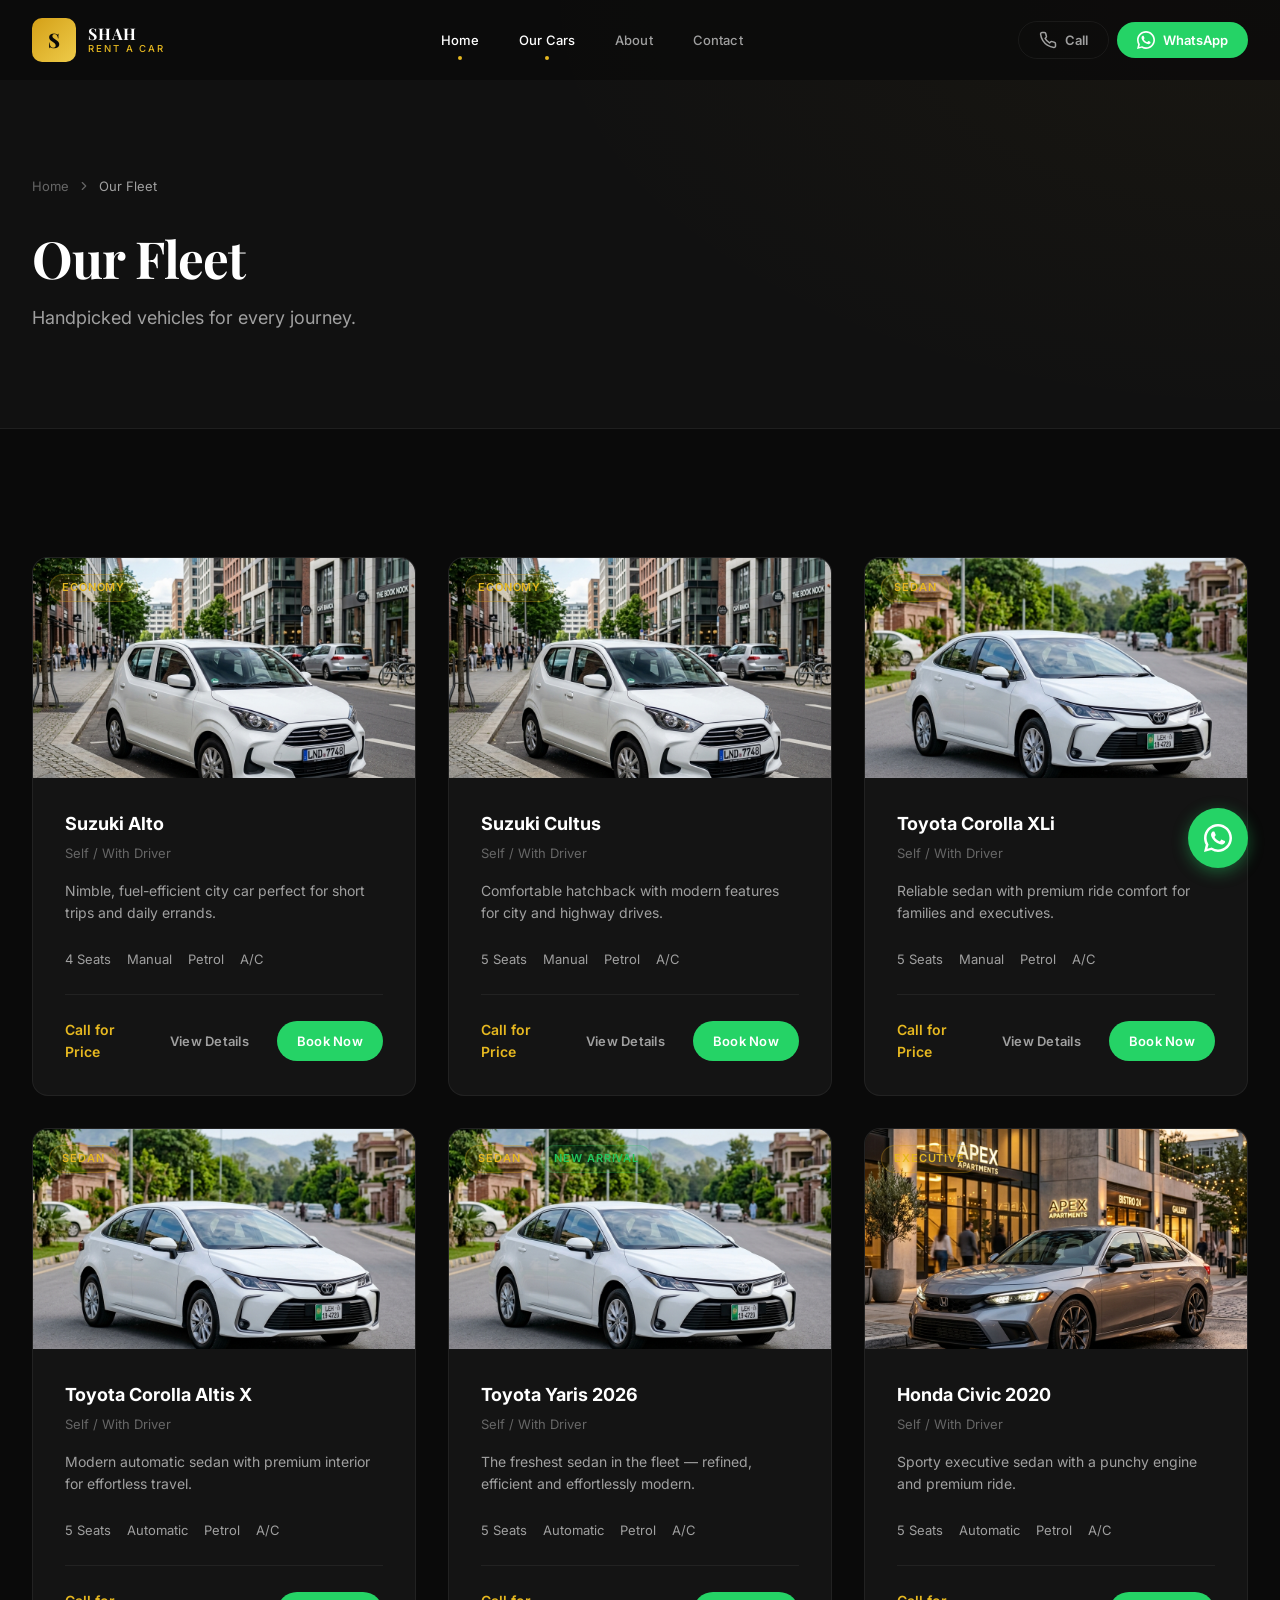
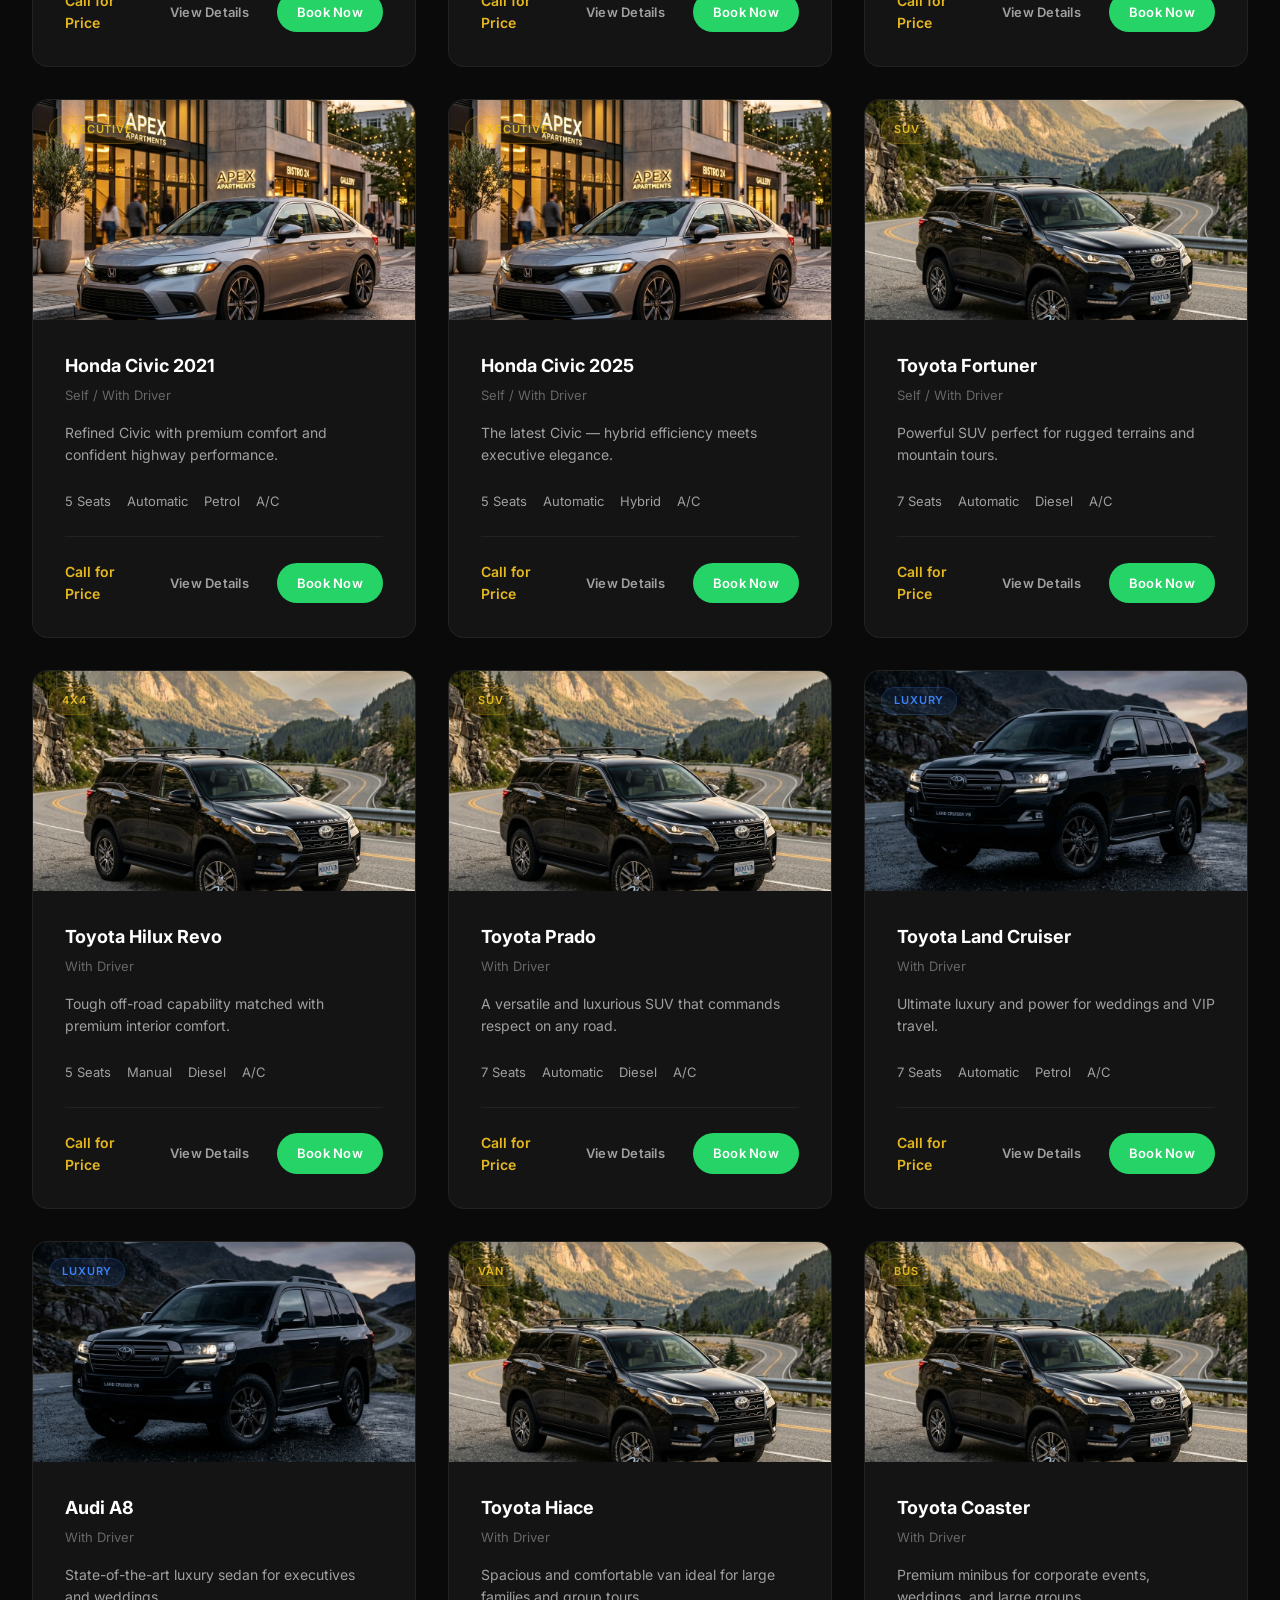
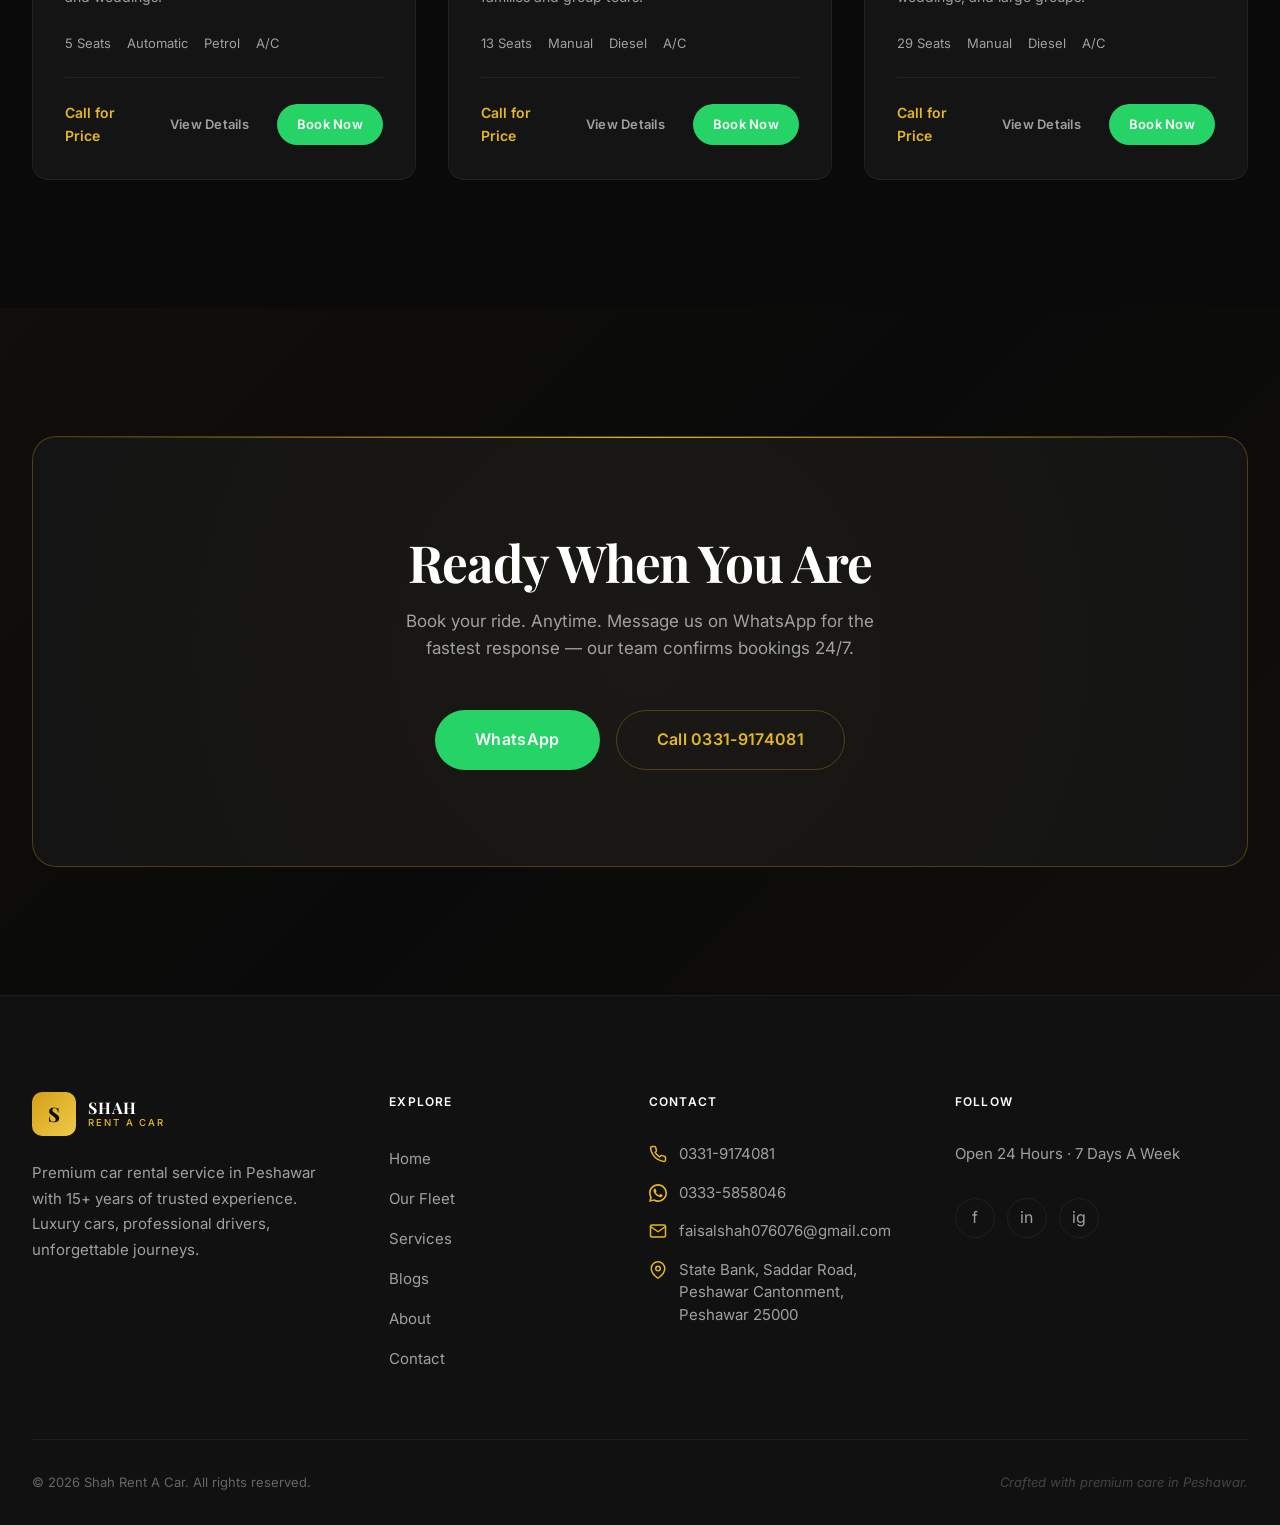
<file: fleet.html>
<!DOCTYPE html>
<html lang="en">
<head>
    <meta charset="UTF-8">
    <meta name="viewport" content="width=device-width, initial-scale=1.0">
    <title>Our Fleet - Shah Rent A Car</title>
    <link rel="stylesheet" href="css/style.css">
    <link rel="stylesheet" href="css/animations.css">
</head>
<body>
    <!-- Preloader -->
    <div class="preloader">
        <div class="preloader__logo">S</div>
        <div class="preloader__bar"><div class="preloader__bar-fill"></div></div>
    </div>

    <!-- Scroll Progress -->
    <div class="scroll-progress"></div>

    <!-- Header -->
    <header class="header">
        <div class="container header__inner">
            <a href="index.html" class="header__logo">
                <div class="logo__icon">S</div>
                <div class="logo__text">
                    <span class="logo__brand">SHAH</span>
                    <span class="logo__sub">Rent A Car</span>
                </div>
            </a>
            <nav class="header__nav">
                <a href="index.html" class="nav__link active">Home</a>
                <a href="fleet.html" class="nav__link">Our Cars</a>
                <a href="about.html" class="nav__link">About</a>
                <a href="contact.html" class="nav__link">Contact</a>
            </nav>
            <div class="header__actions">
                <a href="tel:+923319174081" class="header__cta header__cta--call">
                    <svg xmlns="http://www.w3.org/2000/svg" width="18" height="18" viewBox="0 0 24 24" fill="none" stroke="currentColor" stroke-width="2" stroke-linecap="round" stroke-linejoin="round"><path d="M22 16.92v3a2 2 0 0 1-2.18 2 19.79 19.79 0 0 1-8.63-3.07 19.5 19.5 0 0 1-6-6 19.79 19.79 0 0 1-3.07-8.67A2 2 0 0 1 4.11 2h3a2 2 0 0 1 2 1.72 12.84 12.84 0 0 0 .7 2.81 2 2 0 0 1-.45 2.11L8.09 9.91a16 16 0 0 0 6 6l1.27-1.27a2 2 0 0 1 2.11-.45 12.84 12.84 0 0 0 2.81.7A2 2 0 0 1 22 16.92z"></path></svg>
                    Call
                </a>
                <a href="https://wa.me/923335858046" class="header__cta header__cta--whatsapp">
                    <svg xmlns="http://www.w3.org/2000/svg" width="18" height="18" viewBox="0 0 24 24" fill="currentColor"><path d="M17.472 14.382c-.297-.149-1.758-.867-2.03-.967-.273-.099-.471-.148-.67.15-.197.297-.767.966-.94 1.164-.173.199-.347.223-.644.075-.297-.15-1.255-.463-2.39-1.475-.883-.788-1.48-1.761-1.653-2.059-.173-.297-.018-.458.13-.606.134-.133.298-.347.446-.52.149-.174.198-.298.298-.497.099-.198.05-.371-.025-.52-.075-.149-.669-1.612-.916-2.207-.242-.579-.487-.5-.669-.51-.173-.008-.371-.01-.57-.01-.198 0-.52.074-.792.372-.272.297-1.04 1.016-1.04 2.479 0 1.462 1.065 2.875 1.213 3.074.149.198 2.096 3.2 5.077 4.487.709.306 1.262.489 1.694.625.712.227 1.36.195 1.871.118.571-.085 1.758-.719 2.006-1.413.248-.694.248-1.289.173-1.413-.074-.124-.272-.198-.57-.347z"/><path d="M12 0C5.373 0 0 5.373 0 12c0 2.126.553 4.122 1.52 5.86L0 24l6.335-1.652A11.94 11.94 0 0 0 12 24c6.627 0 12-5.373 12-12S18.627 0 12 0zm0 21.82a9.83 9.83 0 0 1-5.018-1.373l-.36-.213-3.733.978.997-3.643-.235-.374A9.82 9.82 0 0 1 2.18 12c0-5.422 4.398-9.82 9.82-9.82 5.422 0 9.82 4.398 9.82 9.82 0 5.422-4.398 9.82-9.82 9.82z"/></svg>
                    WhatsApp
                </a>
            </div>
            <div class="menu-toggle">
                <span></span><span></span><span></span>
            </div>
        </div>
    </header>

    <!-- Page Hero -->
    <div class="page-hero">
        <div class="container fade-in">
            <div class="page-hero__breadcrumb">
                <a href="index.html">Home</a>
                <svg xmlns="http://www.w3.org/2000/svg" width="14" height="14" viewBox="0 0 24 24" fill="none" stroke="currentColor" stroke-width="2" stroke-linecap="round" stroke-linejoin="round"><polyline points="9 18 15 12 9 6"></polyline></svg>
                <span>Our Fleet</span>
            </div>
            <h1 class="heading-1 page-hero__title">Our Fleet</h1>
            <p class="page-hero__subtitle">Handpicked vehicles for every journey.</p>
        </div>
    </div>

    <!-- Fleet Grid Section -->
    <section class="section">
        <div class="container">
            <div class="grid grid--fleet stagger">
                <!-- Vehicle 1: Suzuki Alto -->
                <div class="vehicle-card fade-in">
                    <div class="vehicle-card__image">
                        <img src="images/suzuki-alto.png" alt="Suzuki Alto">
                        <div class="vehicle-card__badges"><span class="badge">Economy</span></div>
                    </div>
                    <div class="vehicle-card__body">
                        <h3 class="vehicle-card__name">Suzuki Alto</h3>
                        <div class="vehicle-card__category">Self / With Driver</div>
                        <p class="vehicle-card__desc">Nimble, fuel-efficient city car perfect for short trips and daily errands.</p>
                        <div class="vehicle-card__specs">
                            <div class="vehicle-card__spec">4 Seats</div>
                            <div class="vehicle-card__spec">Manual</div>
                            <div class="vehicle-card__spec">Petrol</div>
                            <div class="vehicle-card__spec">A/C</div>
                        </div>
                        <div class="vehicle-card__footer">
                            <a href="tel:+923319174081" class="vehicle-card__price">Call for Price</a>
                            <div class="vehicle-card__actions">
                                <a href="#" class="btn btn--ghost btn--sm">View Details</a>
                                <a href="https://wa.me/923335858046" class="btn btn--whatsapp btn--sm">Book Now</a>
                            </div>
                        </div>
                    </div>
                </div>

                <!-- Vehicle 2: Suzuki Cultus -->
                <div class="vehicle-card fade-in">
                    <div class="vehicle-card__image">
                        <img src="images/suzuki-alto.png" alt="Suzuki Cultus">
                        <div class="vehicle-card__badges"><span class="badge">Economy</span></div>
                    </div>
                    <div class="vehicle-card__body">
                        <h3 class="vehicle-card__name">Suzuki Cultus</h3>
                        <div class="vehicle-card__category">Self / With Driver</div>
                        <p class="vehicle-card__desc">Comfortable hatchback with modern features for city and highway drives.</p>
                        <div class="vehicle-card__specs">
                            <div class="vehicle-card__spec">5 Seats</div>
                            <div class="vehicle-card__spec">Manual</div>
                            <div class="vehicle-card__spec">Petrol</div>
                            <div class="vehicle-card__spec">A/C</div>
                        </div>
                        <div class="vehicle-card__footer">
                            <a href="tel:+923319174081" class="vehicle-card__price">Call for Price</a>
                            <div class="vehicle-card__actions">
                                <a href="#" class="btn btn--ghost btn--sm">View Details</a>
                                <a href="https://wa.me/923335858046" class="btn btn--whatsapp btn--sm">Book Now</a>
                            </div>
                        </div>
                    </div>
                </div>

                <!-- Vehicle 3: Toyota Corolla XLi -->
                <div class="vehicle-card fade-in">
                    <div class="vehicle-card__image">
                        <img src="images/toyota-corolla.png" alt="Toyota Corolla XLi">
                        <div class="vehicle-card__badges"><span class="badge">Sedan</span></div>
                    </div>
                    <div class="vehicle-card__body">
                        <h3 class="vehicle-card__name">Toyota Corolla XLi</h3>
                        <div class="vehicle-card__category">Self / With Driver</div>
                        <p class="vehicle-card__desc">Reliable sedan with premium ride comfort for families and executives.</p>
                        <div class="vehicle-card__specs">
                            <div class="vehicle-card__spec">5 Seats</div>
                            <div class="vehicle-card__spec">Manual</div>
                            <div class="vehicle-card__spec">Petrol</div>
                            <div class="vehicle-card__spec">A/C</div>
                        </div>
                        <div class="vehicle-card__footer">
                            <a href="tel:+923319174081" class="vehicle-card__price">Call for Price</a>
                            <div class="vehicle-card__actions">
                                <a href="#" class="btn btn--ghost btn--sm">View Details</a>
                                <a href="https://wa.me/923335858046" class="btn btn--whatsapp btn--sm">Book Now</a>
                            </div>
                        </div>
                    </div>
                </div>

                <!-- Vehicle 4: Toyota Corolla Altis X -->
                <div class="vehicle-card fade-in">
                    <div class="vehicle-card__image">
                        <img src="images/toyota-corolla.png" alt="Toyota Corolla Altis X">
                        <div class="vehicle-card__badges"><span class="badge">Sedan</span></div>
                    </div>
                    <div class="vehicle-card__body">
                        <h3 class="vehicle-card__name">Toyota Corolla Altis X</h3>
                        <div class="vehicle-card__category">Self / With Driver</div>
                        <p class="vehicle-card__desc">Modern automatic sedan with premium interior for effortless travel.</p>
                        <div class="vehicle-card__specs">
                            <div class="vehicle-card__spec">5 Seats</div>
                            <div class="vehicle-card__spec">Automatic</div>
                            <div class="vehicle-card__spec">Petrol</div>
                            <div class="vehicle-card__spec">A/C</div>
                        </div>
                        <div class="vehicle-card__footer">
                            <a href="tel:+923319174081" class="vehicle-card__price">Call for Price</a>
                            <div class="vehicle-card__actions">
                                <a href="#" class="btn btn--ghost btn--sm">View Details</a>
                                <a href="https://wa.me/923335858046" class="btn btn--whatsapp btn--sm">Book Now</a>
                            </div>
                        </div>
                    </div>
                </div>

                <!-- Vehicle 5: Toyota Yaris 2026 -->
                <div class="vehicle-card fade-in">
                    <div class="vehicle-card__image">
                        <img src="images/toyota-corolla.png" alt="Toyota Yaris 2026">
                        <div class="vehicle-card__badges"><span class="badge">Sedan</span><span class="badge badge--green">New Arrival</span></div>
                    </div>
                    <div class="vehicle-card__body">
                        <h3 class="vehicle-card__name">Toyota Yaris 2026</h3>
                        <div class="vehicle-card__category">Self / With Driver</div>
                        <p class="vehicle-card__desc">The freshest sedan in the fleet — refined, efficient and effortlessly modern.</p>
                        <div class="vehicle-card__specs">
                            <div class="vehicle-card__spec">5 Seats</div>
                            <div class="vehicle-card__spec">Automatic</div>
                            <div class="vehicle-card__spec">Petrol</div>
                            <div class="vehicle-card__spec">A/C</div>
                        </div>
                        <div class="vehicle-card__footer">
                            <a href="tel:+923319174081" class="vehicle-card__price">Call for Price</a>
                            <div class="vehicle-card__actions">
                                <a href="#" class="btn btn--ghost btn--sm">View Details</a>
                                <a href="https://wa.me/923335858046" class="btn btn--whatsapp btn--sm">Book Now</a>
                            </div>
                        </div>
                    </div>
                </div>

                <!-- Vehicle 6: Honda Civic 2020 -->
                <div class="vehicle-card fade-in">
                    <div class="vehicle-card__image">
                        <img src="images/honda-civic.png" alt="Honda Civic 2020">
                        <div class="vehicle-card__badges"><span class="badge">Executive</span></div>
                    </div>
                    <div class="vehicle-card__body">
                        <h3 class="vehicle-card__name">Honda Civic 2020</h3>
                        <div class="vehicle-card__category">Self / With Driver</div>
                        <p class="vehicle-card__desc">Sporty executive sedan with a punchy engine and premium ride.</p>
                        <div class="vehicle-card__specs">
                            <div class="vehicle-card__spec">5 Seats</div>
                            <div class="vehicle-card__spec">Automatic</div>
                            <div class="vehicle-card__spec">Petrol</div>
                            <div class="vehicle-card__spec">A/C</div>
                        </div>
                        <div class="vehicle-card__footer">
                            <a href="tel:+923319174081" class="vehicle-card__price">Call for Price</a>
                            <div class="vehicle-card__actions">
                                <a href="#" class="btn btn--ghost btn--sm">View Details</a>
                                <a href="https://wa.me/923335858046" class="btn btn--whatsapp btn--sm">Book Now</a>
                            </div>
                        </div>
                    </div>
                </div>

                <!-- Vehicle 7: Honda Civic 2021 -->
                <div class="vehicle-card fade-in">
                    <div class="vehicle-card__image">
                        <img src="images/honda-civic.png" alt="Honda Civic 2021">
                        <div class="vehicle-card__badges"><span class="badge">Executive</span></div>
                    </div>
                    <div class="vehicle-card__body">
                        <h3 class="vehicle-card__name">Honda Civic 2021</h3>
                        <div class="vehicle-card__category">Self / With Driver</div>
                        <p class="vehicle-card__desc">Refined Civic with premium comfort and confident highway performance.</p>
                        <div class="vehicle-card__specs">
                            <div class="vehicle-card__spec">5 Seats</div>
                            <div class="vehicle-card__spec">Automatic</div>
                            <div class="vehicle-card__spec">Petrol</div>
                            <div class="vehicle-card__spec">A/C</div>
                        </div>
                        <div class="vehicle-card__footer">
                            <a href="tel:+923319174081" class="vehicle-card__price">Call for Price</a>
                            <div class="vehicle-card__actions">
                                <a href="#" class="btn btn--ghost btn--sm">View Details</a>
                                <a href="https://wa.me/923335858046" class="btn btn--whatsapp btn--sm">Book Now</a>
                            </div>
                        </div>
                    </div>
                </div>

                <!-- Vehicle 8: Honda Civic 2025 -->
                <div class="vehicle-card fade-in">
                    <div class="vehicle-card__image">
                        <img src="images/honda-civic.png" alt="Honda Civic 2025">
                        <div class="vehicle-card__badges"><span class="badge">Executive</span></div>
                    </div>
                    <div class="vehicle-card__body">
                        <h3 class="vehicle-card__name">Honda Civic 2025</h3>
                        <div class="vehicle-card__category">Self / With Driver</div>
                        <p class="vehicle-card__desc">The latest Civic — hybrid efficiency meets executive elegance.</p>
                        <div class="vehicle-card__specs">
                            <div class="vehicle-card__spec">5 Seats</div>
                            <div class="vehicle-card__spec">Automatic</div>
                            <div class="vehicle-card__spec">Hybrid</div>
                            <div class="vehicle-card__spec">A/C</div>
                        </div>
                        <div class="vehicle-card__footer">
                            <a href="tel:+923319174081" class="vehicle-card__price">Call for Price</a>
                            <div class="vehicle-card__actions">
                                <a href="#" class="btn btn--ghost btn--sm">View Details</a>
                                <a href="https://wa.me/923335858046" class="btn btn--whatsapp btn--sm">Book Now</a>
                            </div>
                        </div>
                    </div>
                </div>

                <!-- Vehicle 9: Toyota Fortuner -->
                <div class="vehicle-card fade-in">
                    <div class="vehicle-card__image">
                        <img src="images/toyota-fortuner.png" alt="Toyota Fortuner">
                        <div class="vehicle-card__badges"><span class="badge">SUV</span></div>
                    </div>
                    <div class="vehicle-card__body">
                        <h3 class="vehicle-card__name">Toyota Fortuner</h3>
                        <div class="vehicle-card__category">Self / With Driver</div>
                        <p class="vehicle-card__desc">Powerful SUV perfect for rugged terrains and mountain tours.</p>
                        <div class="vehicle-card__specs">
                            <div class="vehicle-card__spec">7 Seats</div>
                            <div class="vehicle-card__spec">Automatic</div>
                            <div class="vehicle-card__spec">Diesel</div>
                            <div class="vehicle-card__spec">A/C</div>
                        </div>
                        <div class="vehicle-card__footer">
                            <a href="tel:+923319174081" class="vehicle-card__price">Call for Price</a>
                            <div class="vehicle-card__actions">
                                <a href="#" class="btn btn--ghost btn--sm">View Details</a>
                                <a href="https://wa.me/923335858046" class="btn btn--whatsapp btn--sm">Book Now</a>
                            </div>
                        </div>
                    </div>
                </div>

                <!-- Vehicle 10: Toyota Hilux Revo -->
                <div class="vehicle-card fade-in">
                    <div class="vehicle-card__image">
                        <img src="images/toyota-fortuner.png" alt="Toyota Hilux Revo">
                        <div class="vehicle-card__badges"><span class="badge">4x4</span></div>
                    </div>
                    <div class="vehicle-card__body">
                        <h3 class="vehicle-card__name">Toyota Hilux Revo</h3>
                        <div class="vehicle-card__category">With Driver</div>
                        <p class="vehicle-card__desc">Tough off-road capability matched with premium interior comfort.</p>
                        <div class="vehicle-card__specs">
                            <div class="vehicle-card__spec">5 Seats</div>
                            <div class="vehicle-card__spec">Manual</div>
                            <div class="vehicle-card__spec">Diesel</div>
                            <div class="vehicle-card__spec">A/C</div>
                        </div>
                        <div class="vehicle-card__footer">
                            <a href="tel:+923319174081" class="vehicle-card__price">Call for Price</a>
                            <div class="vehicle-card__actions">
                                <a href="#" class="btn btn--ghost btn--sm">View Details</a>
                                <a href="https://wa.me/923335858046" class="btn btn--whatsapp btn--sm">Book Now</a>
                            </div>
                        </div>
                    </div>
                </div>

                <!-- Vehicle 11: Toyota Prado -->
                <div class="vehicle-card fade-in">
                    <div class="vehicle-card__image">
                        <img src="images/toyota-fortuner.png" alt="Toyota Prado">
                        <div class="vehicle-card__badges"><span class="badge">SUV</span></div>
                    </div>
                    <div class="vehicle-card__body">
                        <h3 class="vehicle-card__name">Toyota Prado</h3>
                        <div class="vehicle-card__category">With Driver</div>
                        <p class="vehicle-card__desc">A versatile and luxurious SUV that commands respect on any road.</p>
                        <div class="vehicle-card__specs">
                            <div class="vehicle-card__spec">7 Seats</div>
                            <div class="vehicle-card__spec">Automatic</div>
                            <div class="vehicle-card__spec">Diesel</div>
                            <div class="vehicle-card__spec">A/C</div>
                        </div>
                        <div class="vehicle-card__footer">
                            <a href="tel:+923319174081" class="vehicle-card__price">Call for Price</a>
                            <div class="vehicle-card__actions">
                                <a href="#" class="btn btn--ghost btn--sm">View Details</a>
                                <a href="https://wa.me/923335858046" class="btn btn--whatsapp btn--sm">Book Now</a>
                            </div>
                        </div>
                    </div>
                </div>

                <!-- Vehicle 12: Toyota Land Cruiser -->
                <div class="vehicle-card fade-in">
                    <div class="vehicle-card__image">
                        <img src="images/toyota-land-cruiser.png" alt="Toyota Land Cruiser">
                        <div class="vehicle-card__badges"><span class="badge badge--blue">Luxury</span></div>
                    </div>
                    <div class="vehicle-card__body">
                        <h3 class="vehicle-card__name">Toyota Land Cruiser</h3>
                        <div class="vehicle-card__category">With Driver</div>
                        <p class="vehicle-card__desc">Ultimate luxury and power for weddings and VIP travel.</p>
                        <div class="vehicle-card__specs">
                            <div class="vehicle-card__spec">7 Seats</div>
                            <div class="vehicle-card__spec">Automatic</div>
                            <div class="vehicle-card__spec">Petrol</div>
                            <div class="vehicle-card__spec">A/C</div>
                        </div>
                        <div class="vehicle-card__footer">
                            <a href="tel:+923319174081" class="vehicle-card__price">Call for Price</a>
                            <div class="vehicle-card__actions">
                                <a href="#" class="btn btn--ghost btn--sm">View Details</a>
                                <a href="https://wa.me/923335858046" class="btn btn--whatsapp btn--sm">Book Now</a>
                            </div>
                        </div>
                    </div>
                </div>

                <!-- Vehicle 13: Audi A8 -->
                <div class="vehicle-card fade-in">
                    <div class="vehicle-card__image">
                        <img src="images/toyota-land-cruiser.png" alt="Audi A8">
                        <div class="vehicle-card__badges"><span class="badge badge--blue">Luxury</span></div>
                    </div>
                    <div class="vehicle-card__body">
                        <h3 class="vehicle-card__name">Audi A8</h3>
                        <div class="vehicle-card__category">With Driver</div>
                        <p class="vehicle-card__desc">State-of-the-art luxury sedan for executives and weddings.</p>
                        <div class="vehicle-card__specs">
                            <div class="vehicle-card__spec">5 Seats</div>
                            <div class="vehicle-card__spec">Automatic</div>
                            <div class="vehicle-card__spec">Petrol</div>
                            <div class="vehicle-card__spec">A/C</div>
                        </div>
                        <div class="vehicle-card__footer">
                            <a href="tel:+923319174081" class="vehicle-card__price">Call for Price</a>
                            <div class="vehicle-card__actions">
                                <a href="#" class="btn btn--ghost btn--sm">View Details</a>
                                <a href="https://wa.me/923335858046" class="btn btn--whatsapp btn--sm">Book Now</a>
                            </div>
                        </div>
                    </div>
                </div>

                <!-- Vehicle 14: Toyota Hiace -->
                <div class="vehicle-card fade-in">
                    <div class="vehicle-card__image">
                        <img src="images/toyota-fortuner.png" alt="Toyota Hiace">
                        <div class="vehicle-card__badges"><span class="badge">Van</span></div>
                    </div>
                    <div class="vehicle-card__body">
                        <h3 class="vehicle-card__name">Toyota Hiace</h3>
                        <div class="vehicle-card__category">With Driver</div>
                        <p class="vehicle-card__desc">Spacious and comfortable van ideal for large families and group tours.</p>
                        <div class="vehicle-card__specs">
                            <div class="vehicle-card__spec">13 Seats</div>
                            <div class="vehicle-card__spec">Manual</div>
                            <div class="vehicle-card__spec">Diesel</div>
                            <div class="vehicle-card__spec">A/C</div>
                        </div>
                        <div class="vehicle-card__footer">
                            <a href="tel:+923319174081" class="vehicle-card__price">Call for Price</a>
                            <div class="vehicle-card__actions">
                                <a href="#" class="btn btn--ghost btn--sm">View Details</a>
                                <a href="https://wa.me/923335858046" class="btn btn--whatsapp btn--sm">Book Now</a>
                            </div>
                        </div>
                    </div>
                </div>

                <!-- Vehicle 15: Toyota Coaster -->
                <div class="vehicle-card fade-in">
                    <div class="vehicle-card__image">
                        <img src="images/toyota-fortuner.png" alt="Toyota Coaster">
                        <div class="vehicle-card__badges"><span class="badge">Bus</span></div>
                    </div>
                    <div class="vehicle-card__body">
                        <h3 class="vehicle-card__name">Toyota Coaster</h3>
                        <div class="vehicle-card__category">With Driver</div>
                        <p class="vehicle-card__desc">Premium minibus for corporate events, weddings, and large groups.</p>
                        <div class="vehicle-card__specs">
                            <div class="vehicle-card__spec">29 Seats</div>
                            <div class="vehicle-card__spec">Manual</div>
                            <div class="vehicle-card__spec">Diesel</div>
                            <div class="vehicle-card__spec">A/C</div>
                        </div>
                        <div class="vehicle-card__footer">
                            <a href="tel:+923319174081" class="vehicle-card__price">Call for Price</a>
                            <div class="vehicle-card__actions">
                                <a href="#" class="btn btn--ghost btn--sm">View Details</a>
                                <a href="https://wa.me/923335858046" class="btn btn--whatsapp btn--sm">Book Now</a>
                            </div>
                        </div>
                    </div>
                </div>
            </div>
        </div>
    </section>

    <!-- CTA Section -->
    <section class="cta-section">
        <div class="container">
            <div class="cta-box fade-in">
                <h2 class="heading-1 cta-box__title">Ready When You Are</h2>
                <p class="cta-box__desc">Book your ride. Anytime. Message us on WhatsApp for the fastest response — our team confirms bookings 24/7.</p>
                <div class="btn-group">
                    <a href="https://wa.me/923335858046" class="btn btn--whatsapp btn--lg">WhatsApp</a>
                    <a href="tel:+923319174081" class="btn btn--outline-gold btn--lg">Call 0331-9174081</a>
                </div>
            </div>
        </div>
    </section>

    <!-- Footer -->
    <footer class="footer">
        <div class="container">
            <div class="footer__grid">
                <div>
                    <a href="index.html" class="header__logo">
                        <div class="logo__icon">S</div>
                        <div class="logo__text">
                            <span class="logo__brand">SHAH</span>
                            <span class="logo__sub">Rent A Car</span>
                        </div>
                    </a>
                    <p class="footer__brand-desc">Premium car rental service in Peshawar with 15+ years of trusted experience. Luxury cars, professional drivers, unforgettable journeys.</p>
                </div>
                <div>
                    <h4 class="footer__heading">Explore</h4>
                    <div class="footer__links">
                        <a href="index.html" class="footer__link">Home</a>
                        <a href="fleet.html" class="footer__link">Our Fleet</a>
                        <a href="services.html" class="footer__link">Services</a>
                        <a href="blogs.html" class="footer__link">Blogs</a>
                        <a href="about.html" class="footer__link">About</a>
                        <a href="contact.html" class="footer__link">Contact</a>
                    </div>
                </div>
                <div>
                    <h4 class="footer__heading">Contact</h4>
                    <div class="footer__contact-item">
                        <svg xmlns="http://www.w3.org/2000/svg" width="18" height="18" viewBox="0 0 24 24" fill="none" stroke="currentColor" stroke-width="2" stroke-linecap="round" stroke-linejoin="round"><path d="M22 16.92v3a2 2 0 0 1-2.18 2 19.79 19.79 0 0 1-8.63-3.07 19.5 19.5 0 0 1-6-6 19.79 19.79 0 0 1-3.07-8.67A2 2 0 0 1 4.11 2h3a2 2 0 0 1 2 1.72 12.84 12.84 0 0 0 .7 2.81 2 2 0 0 1-.45 2.11L8.09 9.91a16 16 0 0 0 6 6l1.27-1.27a2 2 0 0 1 2.11-.45 12.84 12.84 0 0 0 2.81.7A2 2 0 0 1 22 16.92z"></path></svg>
                        <a href="tel:+923319174081">0331-9174081</a>
                    </div>
                    <div class="footer__contact-item">
                        <svg xmlns="http://www.w3.org/2000/svg" width="18" height="18" viewBox="0 0 24 24" fill="currentColor"><path d="M17.472 14.382c-.297-.149-1.758-.867-2.03-.967-.273-.099-.471-.148-.67.15-.197.297-.767.966-.94 1.164-.173.199-.347.223-.644.075-.297-.15-1.255-.463-2.39-1.475-.883-.788-1.48-1.761-1.653-2.059-.173-.297-.018-.458.13-.606.134-.133.298-.347.446-.52.149-.174.198-.298.298-.497.099-.198.05-.371-.025-.52-.075-.149-.669-1.612-.916-2.207-.242-.579-.487-.5-.669-.51-.173-.008-.371-.01-.57-.01-.198 0-.52.074-.792.372-.272.297-1.04 1.016-1.04 2.479 0 1.462 1.065 2.875 1.213 3.074.149.198 2.096 3.2 5.077 4.487.709.306 1.262.489 1.694.625.712.227 1.36.195 1.871.118.571-.085 1.758-.719 2.006-1.413.248-.694.248-1.289.173-1.413-.074-.124-.272-.198-.57-.347z"/><path d="M12 0C5.373 0 0 5.373 0 12c0 2.126.553 4.122 1.52 5.86L0 24l6.335-1.652A11.94 11.94 0 0 0 12 24c6.627 0 12-5.373 12-12S18.627 0 12 0zm0 21.82a9.83 9.83 0 0 1-5.018-1.373l-.36-.213-3.733.978.997-3.643-.235-.374A9.82 9.82 0 0 1 2.18 12c0-5.422 4.398-9.82 9.82-9.82 5.422 0 9.82 4.398 9.82 9.82 0 5.422-4.398 9.82-9.82 9.82z"/></svg>
                        <a href="https://wa.me/923335858046">0333-5858046</a>
                    </div>
                    <div class="footer__contact-item">
                        <svg xmlns="http://www.w3.org/2000/svg" width="18" height="18" viewBox="0 0 24 24" fill="none" stroke="currentColor" stroke-width="2" stroke-linecap="round" stroke-linejoin="round"><path d="M4 4h16c1.1 0 2 .9 2 2v12c0 1.1-.9 2-2 2H4c-1.1 0-2-.9-2-2V6c0-1.1.9-2 2-2z"></path><polyline points="22,6 12,13 2,6"></polyline></svg>
                        <a href="mailto:faisalshah076076@gmail.com">faisalshah076076@gmail.com</a>
                    </div>
                    <div class="footer__contact-item">
                        <svg xmlns="http://www.w3.org/2000/svg" width="18" height="18" viewBox="0 0 24 24" fill="none" stroke="currentColor" stroke-width="2" stroke-linecap="round" stroke-linejoin="round"><path d="M21 10c0 7-9 13-9 13s-9-6-9-13a9 9 0 0 1 18 0z"></path><circle cx="12" cy="10" r="3"></circle></svg>
                        <span>State Bank, Saddar Road, Peshawar Cantonment, Peshawar 25000</span>
                    </div>
                </div>
                <div>
                    <h4 class="footer__heading">Follow</h4>
                    <p class="footer__contact-item">Open 24 Hours · 7 Days A Week</p>
                    <div class="footer__social">
                        <a href="#" class="footer__social-link">f</a>
                        <a href="#" class="footer__social-link">in</a>
                        <a href="#" class="footer__social-link">ig</a>
                    </div>
                </div>
            </div>
            <div class="footer__bottom">
                <div class="footer__copy">© 2026 Shah Rent A Car. All rights reserved.</div>
                <div class="footer__bottom-tagline">Crafted with premium care in Peshawar.</div>
            </div>
        </div>
    </footer>

    <!-- Floating WhatsApp -->
    <a href="https://wa.me/923335858046" class="floating-whatsapp" aria-label="Chat on WhatsApp">
        <svg xmlns="http://www.w3.org/2000/svg" width="28" height="28" viewBox="0 0 24 24" fill="currentColor"><path d="M17.472 14.382c-.297-.149-1.758-.867-2.03-.967-.273-.099-.471-.148-.67.15-.197.297-.767.966-.94 1.164-.173.199-.347.223-.644.075-.297-.15-1.255-.463-2.39-1.475-.883-.788-1.48-1.761-1.653-2.059-.173-.297-.018-.458.13-.606.134-.133.298-.347.446-.52.149-.174.198-.298.298-.497.099-.198.05-.371-.025-.52-.075-.149-.669-1.612-.916-2.207-.242-.579-.487-.5-.669-.51-.173-.008-.371-.01-.57-.01-.198 0-.52.074-.792.372-.272.297-1.04 1.016-1.04 2.479 0 1.462 1.065 2.875 1.213 3.074.149.198 2.096 3.2 5.077 4.487.709.306 1.262.489 1.694.625.712.227 1.36.195 1.871.118.571-.085 1.758-.719 2.006-1.413.248-.694.248-1.289.173-1.413-.074-.124-.272-.198-.57-.347z"/><path d="M12 0C5.373 0 0 5.373 0 12c0 2.126.553 4.122 1.52 5.86L0 24l6.335-1.652A11.94 11.94 0 0 0 12 24c6.627 0 12-5.373 12-12S18.627 0 12 0zm0 21.82a9.83 9.83 0 0 1-5.018-1.373l-.36-.213-3.733.978.997-3.643-.235-.374A9.82 9.82 0 0 1 2.18 12c0-5.422 4.398-9.82 9.82-9.82 5.422 0 9.82 4.398 9.82 9.82 0 5.422-4.398 9.82-9.82 9.82z"/></svg>
    </a>

    <script src="js/main.js"></script>
</body>
</html>
</file>
<file: css/style.css>
/* ═══════════════════════════════════════════
   Shah Rent A Car — Design System
   Premium Dark Theme · Gold Accents
   ═══════════════════════════════════════════ */

/* ── Google Fonts ── */
@import url('https://fonts.googleapis.com/css2?family=Inter:wght@300;400;500;600;700;800;900&family=Playfair+Display:wght@400;500;600;700;800&display=swap');

/* ── CSS Variables ── */
:root {
  /* Colors */
  --gold-50:  #fdf8e8;
  --gold-100: #faefc4;
  --gold-200: #f5df8a;
  --gold-300: #eecb4a;
  --gold-400: #e6b820;
  --gold-500: #d4a017;
  --gold-600: #b07d11;
  --gold-700: #8c5c10;
  --gold-800: #734a14;
  --gold-900: #623d16;

  --bg-primary:    #0a0a0a;
  --bg-secondary:  #111111;
  --bg-tertiary:   #1a1a1a;
  --bg-card:       #141414;
  --bg-elevated:   #1e1e1e;
  --bg-glass:      rgba(20, 20, 20, 0.7);
  --bg-glass-light: rgba(255, 255, 255, 0.03);

  --text-primary:   #ffffff;
  --text-secondary: #a0a0a0;
  --text-tertiary:  #666666;
  --text-muted:     #444444;

  --border-subtle:  rgba(255, 255, 255, 0.06);
  --border-light:   rgba(255, 255, 255, 0.1);
  --border-gold:    rgba(212, 160, 23, 0.3);

  --shadow-sm: 0 1px 2px rgba(0,0,0,0.3);
  --shadow-md: 0 4px 12px rgba(0,0,0,0.4);
  --shadow-lg: 0 8px 32px rgba(0,0,0,0.5);
  --shadow-xl: 0 16px 48px rgba(0,0,0,0.6);
  --shadow-gold: 0 4px 24px rgba(212, 160, 23, 0.15);

  /* Typography */
  --font-sans:  'Inter', -apple-system, BlinkMacSystemFont, 'Segoe UI', sans-serif;
  --font-serif: 'Playfair Display', 'Georgia', serif;

  /* Spacing */
  --space-xs:  0.25rem;
  --space-sm:  0.5rem;
  --space-md:  1rem;
  --space-lg:  1.5rem;
  --space-xl:  2rem;
  --space-2xl: 3rem;
  --space-3xl: 4rem;
  --space-4xl: 6rem;
  --space-5xl: 8rem;

  /* Border Radius */
  --radius-sm: 6px;
  --radius-md: 10px;
  --radius-lg: 16px;
  --radius-xl: 24px;
  --radius-full: 9999px;

  /* Transitions */
  --ease-out: cubic-bezier(0.16, 1, 0.3, 1);
  --ease-in-out: cubic-bezier(0.65, 0, 0.35, 1);
  --duration-fast: 200ms;
  --duration-normal: 350ms;
  --duration-slow: 600ms;

  /* Layout */
  --container-max: 1280px;
  --container-narrow: 1080px;
  --header-height: 80px;
}

/* ── Reset ── */
*, *::before, *::after {
  margin: 0;
  padding: 0;
  box-sizing: border-box;
}

html {
  scroll-behavior: smooth;
  -webkit-font-smoothing: antialiased;
  -moz-osx-font-smoothing: grayscale;
}

body {
  font-family: var(--font-sans);
  background: var(--bg-primary);
  color: var(--text-primary);
  line-height: 1.6;
  overflow-x: hidden;
}

a {
  color: inherit;
  text-decoration: none;
}

img {
  max-width: 100%;
  display: block;
}

ul, ol { list-style: none; }

button {
  cursor: pointer;
  border: none;
  background: none;
  font-family: inherit;
  color: inherit;
}

input, textarea, select {
  font-family: inherit;
  color: inherit;
}

/* ── Selection ── */
::selection {
  background: var(--gold-500);
  color: var(--bg-primary);
}

/* ── Scrollbar ── */
::-webkit-scrollbar { width: 8px; }
::-webkit-scrollbar-track { background: var(--bg-primary); }
::-webkit-scrollbar-thumb {
  background: var(--bg-tertiary);
  border-radius: 4px;
}
::-webkit-scrollbar-thumb:hover { background: var(--text-tertiary); }

/* ── Container ── */
.container {
  max-width: var(--container-max);
  margin: 0 auto;
  padding: 0 var(--space-xl);
}

.container--narrow {
  max-width: var(--container-narrow);
}

/* ── Typography ── */
.heading-display {
  font-family: var(--font-serif);
  font-size: clamp(2.5rem, 6vw, 5rem);
  font-weight: 700;
  line-height: 1.1;
  letter-spacing: -0.02em;
}

.heading-1 {
  font-family: var(--font-serif);
  font-size: clamp(2rem, 4vw, 3.5rem);
  font-weight: 700;
  line-height: 1.15;
  letter-spacing: -0.02em;
}

.heading-2 {
  font-family: var(--font-serif);
  font-size: clamp(1.5rem, 3vw, 2.5rem);
  font-weight: 600;
  line-height: 1.2;
}

.heading-3 {
  font-size: 1.25rem;
  font-weight: 600;
  line-height: 1.3;
}

.heading-4 {
  font-size: 1rem;
  font-weight: 600;
  line-height: 1.4;
}

.text-body {
  font-size: 1rem;
  line-height: 1.7;
  color: var(--text-secondary);
}

.text-sm {
  font-size: 0.875rem;
  line-height: 1.6;
  color: var(--text-secondary);
}

.text-xs {
  font-size: 0.75rem;
  line-height: 1.5;
  color: var(--text-tertiary);
  text-transform: uppercase;
  letter-spacing: 0.1em;
  font-weight: 500;
}

.text-gold { color: var(--gold-400); }
.text-white { color: var(--text-primary); }
.text-muted { color: var(--text-secondary); }

.gradient-text {
  background: linear-gradient(135deg, var(--gold-300), var(--gold-500), var(--gold-300));
  -webkit-background-clip: text;
  -webkit-text-fill-color: transparent;
  background-clip: text;
}

/* ── Section ── */
.section {
  padding: var(--space-5xl) 0;
  position: relative;
}

.section--sm {
  padding: var(--space-3xl) 0;
}

.section-label {
  display: inline-flex;
  align-items: center;
  gap: 0.5rem;
  font-size: 0.75rem;
  font-weight: 600;
  text-transform: uppercase;
  letter-spacing: 0.15em;
  color: var(--gold-400);
  margin-bottom: var(--space-lg);
}

.section-label::before {
  content: '';
  width: 24px;
  height: 1px;
  background: var(--gold-500);
}

.section-title {
  margin-bottom: var(--space-md);
}

.section-subtitle {
  color: var(--text-secondary);
  font-size: 1.125rem;
  max-width: 600px;
}

.section-header {
  margin-bottom: var(--space-3xl);
}

.section-header--center {
  text-align: center;
}

.section-header--center .section-subtitle {
  margin: 0 auto;
}

.section-header--center .section-label {
  justify-content: center;
}

/* ── Buttons ── */
.btn {
  display: inline-flex;
  align-items: center;
  justify-content: center;
  gap: 0.5rem;
  padding: 0.875rem 2rem;
  font-size: 0.875rem;
  font-weight: 600;
  letter-spacing: 0.02em;
  border-radius: var(--radius-full);
  transition: all var(--duration-normal) var(--ease-out);
  position: relative;
  overflow: hidden;
  white-space: nowrap;
}

.btn--primary {
  background: linear-gradient(135deg, var(--gold-500), var(--gold-400));
  color: var(--bg-primary);
  box-shadow: var(--shadow-gold);
}

.btn--primary:hover {
  background: linear-gradient(135deg, var(--gold-400), var(--gold-300));
  box-shadow: 0 6px 32px rgba(212, 160, 23, 0.3);
  transform: translateY(-2px);
}

.btn--secondary {
  background: transparent;
  color: var(--text-primary);
  border: 1px solid var(--border-light);
}

.btn--secondary:hover {
  border-color: var(--gold-400);
  color: var(--gold-400);
  background: rgba(212, 160, 23, 0.05);
}

.btn--outline-gold {
  background: transparent;
  color: var(--gold-400);
  border: 1px solid var(--border-gold);
}

.btn--outline-gold:hover {
  background: rgba(212, 160, 23, 0.1);
  border-color: var(--gold-400);
}

.btn--ghost {
  background: transparent;
  color: var(--text-secondary);
  padding: 0.5rem 1rem;
}

.btn--ghost:hover {
  color: var(--gold-400);
}

.btn--whatsapp {
  background: #25D366;
  color: #fff;
}

.btn--whatsapp:hover {
  background: #20BD5A;
  transform: translateY(-2px);
  box-shadow: 0 6px 24px rgba(37, 211, 102, 0.3);
}

.btn--sm {
  padding: 0.625rem 1.25rem;
  font-size: 0.8125rem;
}

.btn--lg {
  padding: 1rem 2.5rem;
  font-size: 1rem;
}

.btn--icon {
  width: 48px;
  height: 48px;
  padding: 0;
  border-radius: var(--radius-full);
}

.btn--icon.btn--sm {
  width: 40px;
  height: 40px;
}

.btn-group {
  display: flex;
  flex-wrap: wrap;
  gap: var(--space-md);
}

/* ── Badge ── */
.badge {
  display: inline-flex;
  align-items: center;
  gap: 0.25rem;
  padding: 0.25rem 0.75rem;
  font-size: 0.6875rem;
  font-weight: 600;
  text-transform: uppercase;
  letter-spacing: 0.08em;
  border-radius: var(--radius-full);
  background: rgba(212, 160, 23, 0.1);
  color: var(--gold-400);
  border: 1px solid var(--border-gold);
}

.badge--green {
  background: rgba(34, 197, 94, 0.1);
  color: #22c55e;
  border-color: rgba(34, 197, 94, 0.2);
}

.badge--blue {
  background: rgba(59, 130, 246, 0.1);
  color: #3b82f6;
  border-color: rgba(59, 130, 246, 0.2);
}

/* ═══════════════════════════════════════════
   HEADER / NAVIGATION
   ═══════════════════════════════════════════ */
.header {
  position: fixed;
  top: 0;
  left: 0;
  right: 0;
  z-index: 1000;
  height: var(--header-height);
  transition: all var(--duration-normal) var(--ease-out);
  background: rgba(10, 10, 10, 0.8);
}

.header::before {
  content: '';
  position: absolute;
  inset: 0;
  background: rgba(10, 10, 10, 0.8);
  backdrop-filter: blur(20px);
  -webkit-backdrop-filter: blur(20px);
  border-bottom: 1px solid var(--border-subtle);
  opacity: 0;
  transition: opacity var(--duration-normal) var(--ease-out);
}

.header.scrolled::before {
  opacity: 1;
}

.header__inner {
  display: flex;
  align-items: center;
  justify-content: space-between;
  height: 100%;
  position: relative;
  z-index: 1;
}

.header__logo {
  display: flex;
  align-items: center;
  gap: 0.75rem;
  text-decoration: none;
}

.logo__icon {
  width: 44px;
  height: 44px;
  background: linear-gradient(135deg, var(--gold-500), var(--gold-300));
  border-radius: var(--radius-md);
  display: flex;
  align-items: center;
  justify-content: center;
  font-family: var(--font-serif);
  font-weight: 800;
  font-size: 1.25rem;
  color: var(--bg-primary);
  flex-shrink: 0;
}

.logo__text {
  display: flex;
  flex-direction: column;
  line-height: 1;
}

.logo__brand {
  font-family: var(--font-serif);
  font-weight: 700;
  font-size: 1rem;
  letter-spacing: 0.05em;
  color: var(--text-primary);
}

.logo__sub {
  font-size: 0.6rem;
  font-weight: 500;
  text-transform: uppercase;
  letter-spacing: 0.2em;
  color: var(--gold-400);
  margin-top: 2px;
}

.header__nav {
  display: flex;
  align-items: center;
  gap: 0;
}

.nav__link {
  padding: 0.5rem 1.25rem;
  font-size: 0.8125rem;
  font-weight: 500;
  color: var(--text-secondary);
  transition: color var(--duration-fast) ease;
  position: relative;
  letter-spacing: 0.01em;
}

.nav__link:hover,
.nav__link.active {
  color: var(--text-primary);
}

.nav__link.active::after {
  content: '';
  position: absolute;
  bottom: -2px;
  left: 50%;
  transform: translateX(-50%);
  width: 4px;
  height: 4px;
  border-radius: 50%;
  background: var(--gold-400);
}

.header__actions {
  display: flex;
  align-items: center;
  gap: 0.5rem;
}

.header__cta {
  display: flex;
  align-items: center;
  gap: 0.5rem;
  padding: 0.5rem 1.25rem;
  font-size: 0.8125rem;
  font-weight: 600;
  border-radius: var(--radius-full);
  transition: all var(--duration-fast) ease;
}

.header__cta--call {
  color: var(--text-secondary);
  border: 1px solid var(--border-subtle);
}

.header__cta--call:hover {
  color: var(--gold-400);
  border-color: var(--border-gold);
}

.header__cta--whatsapp {
  background: #25D366;
  color: #fff;
}

.header__cta--whatsapp:hover {
  background: #20BD5A;
}

/* Mobile Menu Toggle */
.menu-toggle {
  display: none;
  flex-direction: column;
  gap: 5px;
  width: 28px;
  cursor: pointer;
  z-index: 1001;
  padding: 4px 0;
}

.menu-toggle span {
  display: block;
  width: 100%;
  height: 2px;
  background: var(--text-primary);
  border-radius: 2px;
  transition: all var(--duration-normal) var(--ease-out);
  transform-origin: center;
}

.menu-toggle.active span:nth-child(1) {
  transform: rotate(45deg) translate(5px, 5px);
}

.menu-toggle.active span:nth-child(2) {
  opacity: 0;
}

.menu-toggle.active span:nth-child(3) {
  transform: rotate(-45deg) translate(5px, -5px);
}

/* ═══════════════════════════════════════════
   HERO SECTION
   ═══════════════════════════════════════════ */
.hero {
  min-height: 100vh;
  display: flex;
  align-items: center;
  position: relative;
  overflow: hidden;
  padding-top: var(--header-height);
}

.hero__bg {
  position: absolute;
  inset: 0;
  z-index: 0;
}

.hero__bg::after {
  content: '';
  position: absolute;
  inset: 0;
  background: linear-gradient(
    to bottom,
    rgba(10, 10, 10, 0.4) 0%,
    rgba(10, 10, 10, 0.6) 40%,
    rgba(10, 10, 10, 0.85) 70%,
    var(--bg-primary) 100%
  );
}

.hero__bg img {
  width: 100%;
  height: 100%;
  object-fit: cover;
  object-position: center 40%;
}

.hero__content {
  position: relative;
  z-index: 1;
  max-width: 1020px;
}

.hero__badge {
  display: inline-flex;
  align-items: center;
  gap: 0.5rem;
  padding: 0.5rem 1rem;
  background: var(--bg-glass);
  border: 1px solid var(--border-light);
  border-radius: var(--radius-full);
  font-size: 0.8125rem;
  color: var(--text-secondary);
  margin-bottom: var(--space-xl);
  backdrop-filter: blur(10px);
}

.hero__badge-dot {
  width: 6px;
  height: 6px;
  border-radius: 50%;
  background: var(--gold-400);
  animation: pulse-dot 2s infinite;
}

@keyframes pulse-dot {
  0%, 100% { opacity: 1; box-shadow: 0 0 0 0 rgba(212, 160, 23, 0.4); }
  50% { opacity: 0.8; box-shadow: 0 0 0 6px rgba(212, 160, 23, 0); }
}

.hero__title {
  margin-bottom: var(--space-lg);
}

.hero__title span {
  display: block;
}

.hero__description {
  font-size: 1.125rem;
  color: var(--text-secondary);
  line-height: 1.7;
  margin-bottom: var(--space-2xl);
  max-width: 560px;
}

.hero__actions {
  display: flex;
  flex-wrap: wrap;
  gap: var(--space-md);
  margin-bottom: var(--space-4xl);
}

/* Hero Stats */
.hero__stats {
  display: flex;
  gap: var(--space-3xl);
  padding-top: var(--space-2xl);
  border-top: 1px solid var(--border-subtle);
}

.stat {
  text-align: left;
}

.stat__value {
  font-family: var(--font-serif);
  font-size: 2rem;
  font-weight: 700;
  color: var(--gold-400);
  line-height: 1;
}

.stat__label {
  font-size: 0.75rem;
  font-weight: 500;
  color: var(--text-tertiary);
  text-transform: uppercase;
  letter-spacing: 0.1em;
  margin-top: 0.25rem;
}

/* ═══════════════════════════════════════════
   MARQUEE
   ═══════════════════════════════════════════ */
.marquee-section {
  padding: var(--space-xl) 0;
  border-top: 1px solid var(--border-subtle);
  border-bottom: 1px solid var(--border-subtle);
  overflow: hidden;
  background: var(--bg-secondary);
}

.marquee {
  display: flex;
  animation: marquee 30s linear infinite;
  width: max-content;
}

.marquee:hover {
  animation-play-state: paused;
}

.marquee__item {
  display: flex;
  align-items: center;
  gap: 0.75rem;
  padding: 0 2rem;
  white-space: nowrap;
  font-family: var(--font-serif);
  font-size: 1.125rem;
  font-weight: 500;
  color: var(--text-tertiary);
  transition: color var(--duration-fast) ease;
}

.marquee__item:hover {
  color: var(--gold-400);
}

.marquee__diamond {
  color: var(--gold-500);
  font-size: 0.5rem;
}

@keyframes marquee {
  0% { transform: translateX(0); }
  100% { transform: translateX(-50%); }
}

/* ═══════════════════════════════════════════
   CARDS
   ═══════════════════════════════════════════ */

/* Feature Card */
.feature-card {
  padding: var(--space-2xl);
  background: var(--bg-card);
  border: 1px solid var(--border-subtle);
  border-radius: var(--radius-lg);
  transition: all var(--duration-normal) var(--ease-out);
  position: relative;
  overflow: hidden;
}

.feature-card::before {
  content: '';
  position: absolute;
  top: 0;
  left: 0;
  right: 0;
  height: 1px;
  background: linear-gradient(90deg, transparent, var(--gold-400), transparent);
  opacity: 0;
  transition: opacity var(--duration-normal) ease;
}

.feature-card:hover {
  border-color: var(--border-gold);
  transform: translateY(-4px);
  box-shadow: var(--shadow-lg);
}

.feature-card:hover::before {
  opacity: 1;
}

.feature-card__icon {
  width: 48px;
  height: 48px;
  display: flex;
  align-items: center;
  justify-content: center;
  border-radius: var(--radius-md);
  background: rgba(212, 160, 23, 0.08);
  color: var(--gold-400);
  font-size: 1.25rem;
  margin-bottom: var(--space-lg);
}

.feature-card__title {
  font-size: 1.125rem;
  font-weight: 600;
  margin-bottom: 0.5rem;
}

.feature-card__desc {
  font-size: 0.9375rem;
  color: var(--text-secondary);
  line-height: 1.6;
}

/* Service Card */
.service-card {
  display: flex;
  flex-direction: column;
  background: var(--bg-card);
  border: 1px solid var(--border-subtle);
  border-radius: var(--radius-lg);
  overflow: hidden;
  transition: all var(--duration-normal) var(--ease-out);
}

.service-card:hover {
  border-color: var(--border-gold);
  transform: translateY(-4px);
  box-shadow: var(--shadow-lg);
}

.service-card__image {
  width: 100%;
  height: 220px;
  overflow: hidden;
  position: relative;
}

.service-card__image img {
  width: 100%;
  height: 100%;
  object-fit: cover;
  transition: transform var(--duration-slow) var(--ease-out);
}

.service-card:hover .service-card__image img {
  transform: scale(1.05);
}

.service-card__body {
  padding: var(--space-xl);
  display: flex;
  flex-direction: column;
  flex: 1;
}

.service-card__title {
  font-size: 1.125rem;
  font-weight: 600;
  margin-bottom: 0.5rem;
}

.service-card__desc {
  font-size: 0.9375rem;
  color: var(--text-secondary);
  line-height: 1.6;
  margin-bottom: var(--space-lg);
  flex: 1;
}

.service-card__link {
  display: inline-flex;
  align-items: center;
  gap: 0.5rem;
  font-size: 0.875rem;
  font-weight: 600;
  color: var(--gold-400);
  transition: gap var(--duration-fast) ease;
}

.service-card__link:hover {
  gap: 0.75rem;
}

/* Vehicle Card */
.vehicle-card {
  background: var(--bg-card);
  border: 1px solid var(--border-subtle);
  border-radius: var(--radius-lg);
  overflow: hidden;
  transition: all var(--duration-normal) var(--ease-out);
}

.vehicle-card:hover {
  border-color: var(--border-gold);
  transform: translateY(-6px);
  box-shadow: var(--shadow-xl);
}

.vehicle-card__image {
  position: relative;
  height: 220px;
  overflow: hidden;
  background: linear-gradient(135deg, var(--bg-tertiary), var(--bg-secondary));
}

.vehicle-card__image img {
  width: 100%;
  height: 100%;
  object-fit: cover;
  transition: transform var(--duration-slow) var(--ease-out);
}

.vehicle-card:hover .vehicle-card__image img {
  transform: scale(1.05);
}

.vehicle-card__badges {
  position: absolute;
  top: var(--space-md);
  left: var(--space-md);
  display: flex;
  gap: 0.5rem;
}

.vehicle-card__body {
  padding: var(--space-xl);
}

.vehicle-card__name {
  font-size: 1.125rem;
  font-weight: 700;
  margin-bottom: 0.25rem;
}

.vehicle-card__category {
  font-size: 0.8125rem;
  color: var(--text-tertiary);
  margin-bottom: var(--space-md);
}

.vehicle-card__desc {
  font-size: 0.875rem;
  color: var(--text-secondary);
  line-height: 1.6;
  margin-bottom: var(--space-lg);
}

.vehicle-card__specs {
  display: flex;
  flex-wrap: wrap;
  gap: var(--space-md);
  padding-bottom: var(--space-lg);
  border-bottom: 1px solid var(--border-subtle);
  margin-bottom: var(--space-lg);
}

.vehicle-card__spec {
  display: flex;
  align-items: center;
  gap: 0.375rem;
  font-size: 0.8125rem;
  color: var(--text-secondary);
}

.vehicle-card__spec svg {
  width: 16px;
  height: 16px;
  color: var(--gold-400);
  flex-shrink: 0;
}

.vehicle-card__footer {
  display: flex;
  align-items: center;
  justify-content: space-between;
}

.vehicle-card__price {
  font-size: 0.875rem;
  color: var(--gold-400);
  font-weight: 600;
}

.vehicle-card__actions {
  display: flex;
  gap: 0.5rem;
}

/* Testimonial Card */
.testimonial-card {
  background: var(--bg-card);
  border: 1px solid var(--border-subtle);
  border-radius: var(--radius-lg);
  padding: var(--space-2xl);
  transition: all var(--duration-normal) var(--ease-out);
}

.testimonial-card:hover {
  border-color: var(--border-gold);
}

.testimonial-card__stars {
  display: flex;
  gap: 0.25rem;
  color: var(--gold-400);
  margin-bottom: var(--space-lg);
  font-size: 0.875rem;
}

.testimonial-card__text {
  font-size: 1rem;
  color: var(--text-secondary);
  line-height: 1.7;
  font-style: italic;
  margin-bottom: var(--space-xl);
}

.testimonial-card__author {
  display: flex;
  align-items: center;
  gap: var(--space-md);
}

.testimonial-card__avatar {
  width: 48px;
  height: 48px;
  border-radius: 50%;
  background: linear-gradient(135deg, var(--gold-500), var(--gold-300));
  display: flex;
  align-items: center;
  justify-content: center;
  font-family: var(--font-serif);
  font-weight: 700;
  font-size: 1.125rem;
  color: var(--bg-primary);
  flex-shrink: 0;
}

.testimonial-card__name {
  font-weight: 600;
  font-size: 0.9375rem;
}

.testimonial-card__role {
  font-size: 0.8125rem;
  color: var(--text-tertiary);
}

/* ═══════════════════════════════════════════
   CTA SECTION
   ═══════════════════════════════════════════ */
.cta-section {
  padding: var(--space-5xl) 0;
  position: relative;
  overflow: hidden;
}

.cta-section::before {
  content: '';
  position: absolute;
  inset: 0;
  background: linear-gradient(135deg, rgba(212, 160, 23, 0.03), transparent, rgba(212, 160, 23, 0.03));
}

.cta-box {
  text-align: center;
  padding: var(--space-4xl);
  background: var(--bg-card);
  border: 1px solid var(--border-gold);
  border-radius: var(--radius-xl);
  position: relative;
  overflow: hidden;
}

.cta-box::before {
  content: '';
  position: absolute;
  top: 0;
  left: 0;
  right: 0;
  height: 1px;
  background: linear-gradient(90deg, transparent, var(--gold-400), transparent);
}

.cta-box::after {
  content: '';
  position: absolute;
  top: -50%;
  left: -50%;
  width: 200%;
  height: 200%;
  background: radial-gradient(circle at center, rgba(212, 160, 23, 0.03), transparent 50%);
  pointer-events: none;
}

.cta-box__title {
  margin-bottom: var(--space-md);
  position: relative;
  z-index: 1;
}

.cta-box__desc {
  font-size: 1.0625rem;
  color: var(--text-secondary);
  max-width: 520px;
  margin: 0 auto var(--space-2xl);
  position: relative;
  z-index: 1;
}

.cta-box .btn-group {
  justify-content: center;
  position: relative;
  z-index: 1;
}

/* ═══════════════════════════════════════════
   FOOTER
   ═══════════════════════════════════════════ */
.footer {
  background: var(--bg-secondary);
  border-top: 1px solid var(--border-subtle);
  padding-top: var(--space-4xl);
}

.footer__grid {
  display: grid;
  grid-template-columns: 1.5fr 1fr 1fr 1.5fr;
  gap: var(--space-3xl);
  padding-bottom: var(--space-3xl);
  border-bottom: 1px solid var(--border-subtle);
}

.footer__brand-desc {
  font-size: 0.9375rem;
  color: var(--text-secondary);
  line-height: 1.7;
  margin-top: var(--space-lg);
  max-width: 320px;
}

.footer__heading {
  font-size: 0.75rem;
  font-weight: 600;
  text-transform: uppercase;
  letter-spacing: 0.1em;
  color: var(--text-primary);
  margin-bottom: var(--space-xl);
}

.footer__links {
  display: flex;
  flex-direction: column;
  gap: var(--space-sm);
}

.footer__link {
  font-size: 0.9375rem;
  color: var(--text-secondary);
  transition: all var(--duration-fast) ease;
  padding: 0.25rem 0;
}

.footer__link:hover {
  color: var(--gold-400);
  transform: translateX(4px);
}

.footer__contact-item {
  display: flex;
  align-items: flex-start;
  gap: 0.75rem;
  font-size: 0.9375rem;
  color: var(--text-secondary);
  margin-bottom: var(--space-md);
  line-height: 1.5;
}

.footer__contact-item svg {
  width: 18px;
  height: 18px;
  color: var(--gold-400);
  flex-shrink: 0;
  margin-top: 2px;
}

.footer__social {
  display: flex;
  gap: 0.75rem;
  margin-top: var(--space-xl);
}

.footer__social-link {
  width: 40px;
  height: 40px;
  display: flex;
  align-items: center;
  justify-content: center;
  border-radius: var(--radius-full);
  border: 1px solid var(--border-subtle);
  color: var(--text-secondary);
  font-size: 1rem;
  transition: all var(--duration-fast) ease;
}

.footer__social-link:hover {
  border-color: var(--gold-400);
  color: var(--gold-400);
  background: rgba(212, 160, 23, 0.05);
}

.footer__bottom {
  padding: var(--space-xl) 0;
  display: flex;
  align-items: center;
  justify-content: space-between;
}

.footer__copy {
  font-size: 0.8125rem;
  color: var(--text-tertiary);
}

.footer__bottom-tagline {
  font-size: 0.8125rem;
  color: var(--text-muted);
  font-style: italic;
}

/* ═══════════════════════════════════════════
   PAGE HERO (Inner Pages)
   ═══════════════════════════════════════════ */
.page-hero {
  padding: calc(var(--header-height) + var(--space-4xl)) 0 var(--space-4xl);
  background: var(--bg-secondary);
  border-bottom: 1px solid var(--border-subtle);
  position: relative;
  overflow: hidden;
}

.page-hero::before {
  content: '';
  position: absolute;
  top: 0;
  right: 0;
  width: 60%;
  height: 100%;
  background: radial-gradient(ellipse at top right, rgba(212, 160, 23, 0.04), transparent 70%);
  pointer-events: none;
}

.page-hero__breadcrumb {
  display: flex;
  align-items: center;
  gap: 0.5rem;
  font-size: 0.8125rem;
  color: var(--text-tertiary);
  margin-bottom: var(--space-xl);
}

.page-hero__breadcrumb a {
  color: var(--text-tertiary);
  transition: color var(--duration-fast) ease;
}

.page-hero__breadcrumb a:hover {
  color: var(--gold-400);
}

.page-hero__breadcrumb span {
  color: var(--text-secondary);
}

.page-hero__title {
  margin-bottom: var(--space-md);
}

.page-hero__subtitle {
  font-size: 1.125rem;
  color: var(--text-secondary);
  max-width: 600px;
}

/* ═══════════════════════════════════════════
   GRID LAYOUTS
   ═══════════════════════════════════════════ */
.grid {
  display: grid;
  gap: var(--space-xl);
}

.grid--2 { grid-template-columns: repeat(2, 1fr); }
.grid--3 { grid-template-columns: repeat(3, 1fr); }
.grid--4 { grid-template-columns: repeat(4, 1fr); }

.grid--services {
  grid-template-columns: repeat(3, 1fr);
}

.grid--fleet {
  grid-template-columns: repeat(3, 1fr);
}

.grid--features {
  grid-template-columns: repeat(3, 1fr);
}

/* ═══════════════════════════════════════════
   ABOUT PAGE
   ═══════════════════════════════════════════ */
.about-intro {
  display: grid;
  grid-template-columns: 1fr 1fr;
  gap: var(--space-4xl);
  align-items: center;
}

.about-intro__image {
  border-radius: var(--radius-lg);
  overflow: hidden;
  border: 1px solid var(--border-subtle);
  aspect-ratio: 4/3;
}

.about-intro__image img {
  width: 100%;
  height: 100%;
  object-fit: cover;
}

.timeline {
  position: relative;
  padding-left: var(--space-3xl);
}

.timeline::before {
  content: '';
  position: absolute;
  left: 0;
  top: 0;
  bottom: 0;
  width: 2px;
  background: linear-gradient(to bottom, var(--gold-500), var(--border-subtle));
}

.timeline__item {
  position: relative;
  padding-bottom: var(--space-2xl);
}

.timeline__item:last-child {
  padding-bottom: 0;
}

.timeline__item::before {
  content: '';
  position: absolute;
  left: calc(-1 * var(--space-3xl) - 4px);
  top: 6px;
  width: 10px;
  height: 10px;
  border-radius: 50%;
  background: var(--gold-400);
  border: 2px solid var(--bg-primary);
}

.timeline__year {
  font-size: 0.75rem;
  font-weight: 600;
  text-transform: uppercase;
  letter-spacing: 0.1em;
  color: var(--gold-400);
  margin-bottom: 0.25rem;
}

.timeline__title {
  font-size: 1rem;
  font-weight: 600;
  margin-bottom: 0.25rem;
}

.timeline__desc {
  font-size: 0.9375rem;
  color: var(--text-secondary);
  line-height: 1.6;
}

/* ═══════════════════════════════════════════
   CONTACT PAGE
   ═══════════════════════════════════════════ */
.contact-grid {
  display: grid;
  grid-template-columns: 1fr 1fr;
  gap: var(--space-3xl);
}

.contact-info {
  display: flex;
  flex-direction: column;
  gap: var(--space-xl);
}

.contact-card {
  display: flex;
  align-items: flex-start;
  gap: var(--space-lg);
  padding: var(--space-xl);
  background: var(--bg-card);
  border: 1px solid var(--border-subtle);
  border-radius: var(--radius-lg);
  transition: all var(--duration-normal) var(--ease-out);
}

.contact-card:hover {
  border-color: var(--border-gold);
}

.contact-card__icon {
  width: 48px;
  height: 48px;
  display: flex;
  align-items: center;
  justify-content: center;
  border-radius: var(--radius-md);
  background: rgba(212, 160, 23, 0.08);
  color: var(--gold-400);
  font-size: 1.25rem;
  flex-shrink: 0;
}

.contact-card__title {
  font-weight: 600;
  margin-bottom: 0.25rem;
}

.contact-card__detail {
  font-size: 0.9375rem;
  color: var(--text-secondary);
  line-height: 1.6;
}

.contact-card__detail a {
  color: var(--gold-400);
  transition: opacity var(--duration-fast) ease;
}

.contact-card__detail a:hover {
  opacity: 0.8;
}

.contact-form {
  background: var(--bg-card);
  border: 1px solid var(--border-subtle);
  border-radius: var(--radius-lg);
  padding: var(--space-2xl);
}

.contact-form__title {
  font-size: 1.25rem;
  font-weight: 600;
  margin-bottom: var(--space-xl);
}

.form-group {
  margin-bottom: var(--space-lg);
}

.form-label {
  display: block;
  font-size: 0.8125rem;
  font-weight: 500;
  color: var(--text-secondary);
  margin-bottom: 0.5rem;
}

.form-input,
.form-textarea {
  width: 100%;
  padding: 0.875rem 1rem;
  background: var(--bg-tertiary);
  border: 1px solid var(--border-subtle);
  border-radius: var(--radius-md);
  color: var(--text-primary);
  font-size: 0.9375rem;
  transition: border-color var(--duration-fast) ease;
}

.form-input:focus,
.form-textarea:focus {
  outline: none;
  border-color: var(--gold-400);
}

.form-textarea {
  resize: vertical;
  min-height: 120px;
}

.form-row {
  display: grid;
  grid-template-columns: 1fr 1fr;
  gap: var(--space-lg);
}

/* Map */
.map-section {
  padding: var(--space-3xl) 0;
}

.map-container {
  border-radius: var(--radius-lg);
  overflow: hidden;
  border: 1px solid var(--border-subtle);
  height: 400px;
}

.map-container iframe {
  width: 100%;
  height: 100%;
  border: none;
  filter: grayscale(1) invert(1) contrast(0.8) brightness(0.5);
}

/* ═══════════════════════════════════════════
   BLOG PAGE
   ═══════════════════════════════════════════ */
.blog-card {
  background: var(--bg-card);
  border: 1px solid var(--border-subtle);
  border-radius: var(--radius-lg);
  overflow: hidden;
  transition: all var(--duration-normal) var(--ease-out);
}

.blog-card:hover {
  border-color: var(--border-gold);
  transform: translateY(-4px);
  box-shadow: var(--shadow-lg);
}

.blog-card__image {
  height: 220px;
  overflow: hidden;
}

.blog-card__image img {
  width: 100%;
  height: 100%;
  object-fit: cover;
  transition: transform var(--duration-slow) var(--ease-out);
}

.blog-card:hover .blog-card__image img {
  transform: scale(1.05);
}

.blog-card__body {
  padding: var(--space-xl);
}

.blog-card__meta {
  display: flex;
  align-items: center;
  gap: var(--space-md);
  font-size: 0.8125rem;
  color: var(--text-tertiary);
  margin-bottom: var(--space-md);
}

.blog-card__title {
  font-size: 1.125rem;
  font-weight: 600;
  margin-bottom: 0.5rem;
  line-height: 1.4;
}

.blog-card__excerpt {
  font-size: 0.9375rem;
  color: var(--text-secondary);
  line-height: 1.6;
  margin-bottom: var(--space-lg);
}

.blog-card__link {
  display: inline-flex;
  align-items: center;
  gap: 0.5rem;
  font-size: 0.875rem;
  font-weight: 600;
  color: var(--gold-400);
  transition: gap var(--duration-fast) ease;
}

.blog-card__link:hover {
  gap: 0.75rem;
}

/* ═══════════════════════════════════════════
   ANIMATIONS
   ═══════════════════════════════════════════ */
.fade-in {
  opacity: 0;
  transform: translateY(24px);
  transition: opacity var(--duration-slow) var(--ease-out),
              transform var(--duration-slow) var(--ease-out);
}

.fade-in.visible {
  opacity: 1;
  transform: translateY(0);
}

.fade-in-left {
  opacity: 0;
  transform: translateX(-24px);
  transition: opacity var(--duration-slow) var(--ease-out),
              transform var(--duration-slow) var(--ease-out);
}

.fade-in-left.visible {
  opacity: 1;
  transform: translateX(0);
}

.fade-in-right {
  opacity: 0;
  transform: translateX(24px);
  transition: opacity var(--duration-slow) var(--ease-out),
              transform var(--duration-slow) var(--ease-out);
}

.fade-in-right.visible {
  opacity: 1;
  transform: translateX(0);
}

.stagger > * {
  transition-delay: calc(var(--i, 0) * 100ms);
}

/* ═══════════════════════════════════════════
   FLOATING WHATSAPP BUTTON
   ═══════════════════════════════════════════ */
.floating-whatsapp {
  position: fixed;
  bottom: 2rem;
  right: 2rem;
  z-index: 999;
  width: 60px;
  height: 60px;
  background: #25D366;
  border-radius: 50%;
  display: flex;
  align-items: center;
  justify-content: center;
  color: #fff;
  font-size: 1.5rem;
  box-shadow: 0 4px 16px rgba(37, 211, 102, 0.4);
  transition: all var(--duration-normal) var(--ease-out);
  animation: float-bounce 3s ease-in-out infinite;
}

.floating-whatsapp:hover {
  transform: scale(1.1);
  box-shadow: 0 6px 24px rgba(37, 211, 102, 0.5);
}

@keyframes float-bounce {
  0%, 100% { transform: translateY(0); }
  50% { transform: translateY(-6px); }
}

/* ═══════════════════════════════════════════
   SERVICES PAGE (Detailed)
   ═══════════════════════════════════════════ */
.service-detail {
  display: grid;
  grid-template-columns: 1fr 1fr;
  gap: var(--space-3xl);
  align-items: center;
  padding: var(--space-3xl) 0;
  border-bottom: 1px solid var(--border-subtle);
}

.service-detail:nth-child(even) {
  direction: rtl;
}

.service-detail:nth-child(even) > * {
  direction: ltr;
}

.service-detail:last-child {
  border-bottom: none;
}

.service-detail__image {
  border-radius: var(--radius-lg);
  overflow: hidden;
  border: 1px solid var(--border-subtle);
  aspect-ratio: 16/10;
}

.service-detail__image img {
  width: 100%;
  height: 100%;
  object-fit: cover;
}

.service-detail__number {
  font-family: var(--font-serif);
  font-size: 4rem;
  font-weight: 800;
  color: rgba(212, 160, 23, 0.1);
  line-height: 1;
  margin-bottom: var(--space-md);
}

.service-detail__title {
  font-size: 1.5rem;
  font-weight: 700;
  margin-bottom: var(--space-md);
}

.service-detail__desc {
  font-size: 1rem;
  color: var(--text-secondary);
  line-height: 1.7;
  margin-bottom: var(--space-xl);
}

.service-detail__features {
  display: flex;
  flex-direction: column;
  gap: 0.75rem;
  margin-bottom: var(--space-xl);
}

.service-detail__feature {
  display: flex;
  align-items: center;
  gap: 0.75rem;
  font-size: 0.9375rem;
  color: var(--text-secondary);
}

.service-detail__feature svg {
  width: 18px;
  height: 18px;
  color: var(--gold-400);
  flex-shrink: 0;
}

/* ═══════════════════════════════════════════
   RESPONSIVE
   ═══════════════════════════════════════════ */
@media (max-width: 1024px) {
  .grid--3,
  .grid--4,
  .grid--services,
  .grid--fleet,
  .grid--features {
    grid-template-columns: repeat(2, 1fr);
  }

  .footer__grid {
    grid-template-columns: repeat(2, 1fr);
  }

  .about-intro {
    grid-template-columns: 1fr;
    gap: var(--space-2xl);
  }

  .service-detail {
    grid-template-columns: 1fr;
  }

  .service-detail:nth-child(even) {
    direction: ltr;
  }
}

@media (max-width: 768px) {
  :root {
    --header-height: 70px;
  }

  .container {
    padding: 0 var(--space-lg);
  }

  .section {
    padding: var(--space-3xl) 0;
  }

  .menu-toggle {
    display: flex;
  }

  .header__nav {
    position: fixed;
    top: 0;
    left: 0;
    right: 0;
    bottom: 0;
    background: rgba(10, 10, 10, 0.98);
    backdrop-filter: blur(20px);
    flex-direction: column;
    justify-content: center;
    gap: var(--space-md);
    opacity: 0;
    pointer-events: none;
    transition: opacity var(--duration-normal) var(--ease-out);
    z-index: 999;
  }

  .header__nav.open {
    opacity: 1;
    pointer-events: auto;
  }

  .nav__link {
    font-size: 1.25rem;
    padding: 0.75rem;
  }

  .header__actions {
    display: none;
  }

  .header__nav.open ~ .header__actions,
  .mobile-actions {
    display: flex;
  }

  .grid--2,
  .grid--3,
  .grid--4,
  .grid--services,
  .grid--fleet,
  .grid--features {
    grid-template-columns: 1fr;
  }

  .hero__stats {
    flex-wrap: wrap;
    gap: var(--space-xl);
  }

  .footer__grid {
    grid-template-columns: 1fr;
    gap: var(--space-2xl);
  }

  .footer__bottom {
    flex-direction: column;
    gap: var(--space-md);
    text-align: center;
  }

  .contact-grid {
    grid-template-columns: 1fr;
  }

  .form-row {
    grid-template-columns: 1fr;
  }

  .cta-box {
    padding: var(--space-2xl);
  }
}

@media (max-width: 480px) {
  .hero__actions {
    flex-direction: column;
  }

  .hero__actions .btn {
    width: 100%;
    justify-content: center;
  }

  .btn-group {
    flex-direction: column;
    width: 100%;
  }

  .btn-group .btn {
    width: 100%;
    justify-content: center;
  }
}
</file>
<file: css/animations.css>
/* ═══════════════════════════════════════════
   Shah Rent A Car — Animations & Effects
   ═══════════════════════════════════════════ */

/* ── Particle Background ── */
.particles-canvas {
  position: fixed;
  top: 0;
  left: 0;
  width: 100%;
  height: 100%;
  pointer-events: none;
  z-index: 0;
  opacity: 0.3;
}

/* ── Loading Screen ── */
.preloader {
  position: fixed;
  inset: 0;
  z-index: 9999;
  background: var(--bg-primary);
  display: flex;
  flex-direction: column;
  align-items: center;
  justify-content: center;
  transition: opacity 0.6s ease, visibility 0.6s ease;
}

.preloader.loaded {
  opacity: 0;
  visibility: hidden;
  pointer-events: none;
}

.preloader__logo {
  width: 64px;
  height: 64px;
  background: linear-gradient(135deg, var(--gold-500), var(--gold-300));
  border-radius: var(--radius-md);
  display: flex;
  align-items: center;
  justify-content: center;
  font-family: var(--font-serif);
  font-weight: 800;
  font-size: 1.75rem;
  color: var(--bg-primary);
  animation: preloader-pulse 1.5s ease-in-out infinite;
  margin-bottom: var(--space-xl);
}

@keyframes preloader-pulse {
  0%, 100% { transform: scale(1); box-shadow: 0 0 0 0 rgba(212, 160, 23, 0.4); }
  50% { transform: scale(1.05); box-shadow: 0 0 20px 10px rgba(212, 160, 23, 0); }
}

.preloader__bar {
  width: 120px;
  height: 2px;
  background: var(--border-subtle);
  border-radius: 2px;
  overflow: hidden;
}

.preloader__bar-fill {
  height: 100%;
  background: linear-gradient(90deg, var(--gold-500), var(--gold-300));
  border-radius: 2px;
  animation: preloader-fill 1.5s ease-in-out;
  width: 100%;
}

@keyframes preloader-fill {
  0% { width: 0; }
  100% { width: 100%; }
}

/* ── Ambient Glow ── */
.ambient-glow {
  position: absolute;
  border-radius: 50%;
  pointer-events: none;
  filter: blur(80px);
  opacity: 0.08;
}

.ambient-glow--gold {
  background: var(--gold-400);
}

.ambient-glow--1 {
  width: 600px;
  height: 600px;
  top: -200px;
  right: -200px;
}

.ambient-glow--2 {
  width: 400px;
  height: 400px;
  bottom: -100px;
  left: -100px;
}

/* ── Scroll Progress ── */
.scroll-progress {
  position: fixed;
  top: 0;
  left: 0;
  width: 0%;
  height: 2px;
  background: linear-gradient(90deg, var(--gold-500), var(--gold-300));
  z-index: 1001;
  transition: width 0.1s linear;
}

/* ── Count Up Animation ── */
.count-up {
  display: inline-block;
}

/* ── Smooth Image Reveal ── */
.image-reveal {
  position: relative;
  overflow: hidden;
}

.image-reveal::after {
  content: '';
  position: absolute;
  inset: 0;
  background: var(--bg-primary);
  transform-origin: right;
  transition: transform 0.8s var(--ease-out);
}

.image-reveal.visible::after {
  transform: scaleX(0);
}

/* ── Hover Card Tilt ── */
.tilt-card {
  transform-style: preserve-3d;
  perspective: 1000px;
}

/* ── Line Animation ── */
.line-draw {
  position: relative;
}

.line-draw::after {
  content: '';
  position: absolute;
  bottom: -4px;
  left: 0;
  width: 0;
  height: 2px;
  background: var(--gold-400);
  transition: width var(--duration-normal) var(--ease-out);
}

.line-draw:hover::after {
  width: 100%;
}

/* ── Glassmorphism Card ── */
.glass-card {
  background: rgba(20, 20, 20, 0.6);
  backdrop-filter: blur(16px);
  -webkit-backdrop-filter: blur(16px);
  border: 1px solid rgba(255, 255, 255, 0.06);
  border-radius: var(--radius-lg);
}

/* ── Number Counter ── */
.counter-section {
  background: var(--bg-secondary);
  border-top: 1px solid var(--border-subtle);
  border-bottom: 1px solid var(--border-subtle);
}

.counter-grid {
  display: grid;
  grid-template-columns: repeat(4, 1fr);
  gap: 0;
}

.counter-item {
  text-align: center;
  padding: var(--space-2xl) var(--space-xl);
  position: relative;
}

.counter-item:not(:last-child)::after {
  content: '';
  position: absolute;
  right: 0;
  top: 25%;
  height: 50%;
  width: 1px;
  background: var(--border-subtle);
}

.counter-item__value {
  font-family: var(--font-serif);
  font-size: 2.5rem;
  font-weight: 700;
  color: var(--gold-400);
  line-height: 1;
  margin-bottom: 0.5rem;
}

.counter-item__label {
  font-size: 0.8125rem;
  color: var(--text-tertiary);
  text-transform: uppercase;
  letter-spacing: 0.1em;
  font-weight: 500;
}

@media (max-width: 768px) {
  .counter-grid {
    grid-template-columns: repeat(2, 1fr);
  }

  .counter-item:nth-child(2)::after {
    display: none;
  }

  .counter-item {
    border-bottom: 1px solid var(--border-subtle);
  }

  .counter-item:nth-last-child(-n+2) {
    border-bottom: none;
  }
}

@media (max-width: 480px) {
  .counter-grid {
    grid-template-columns: 1fr 1fr;
  }
}
</file>
